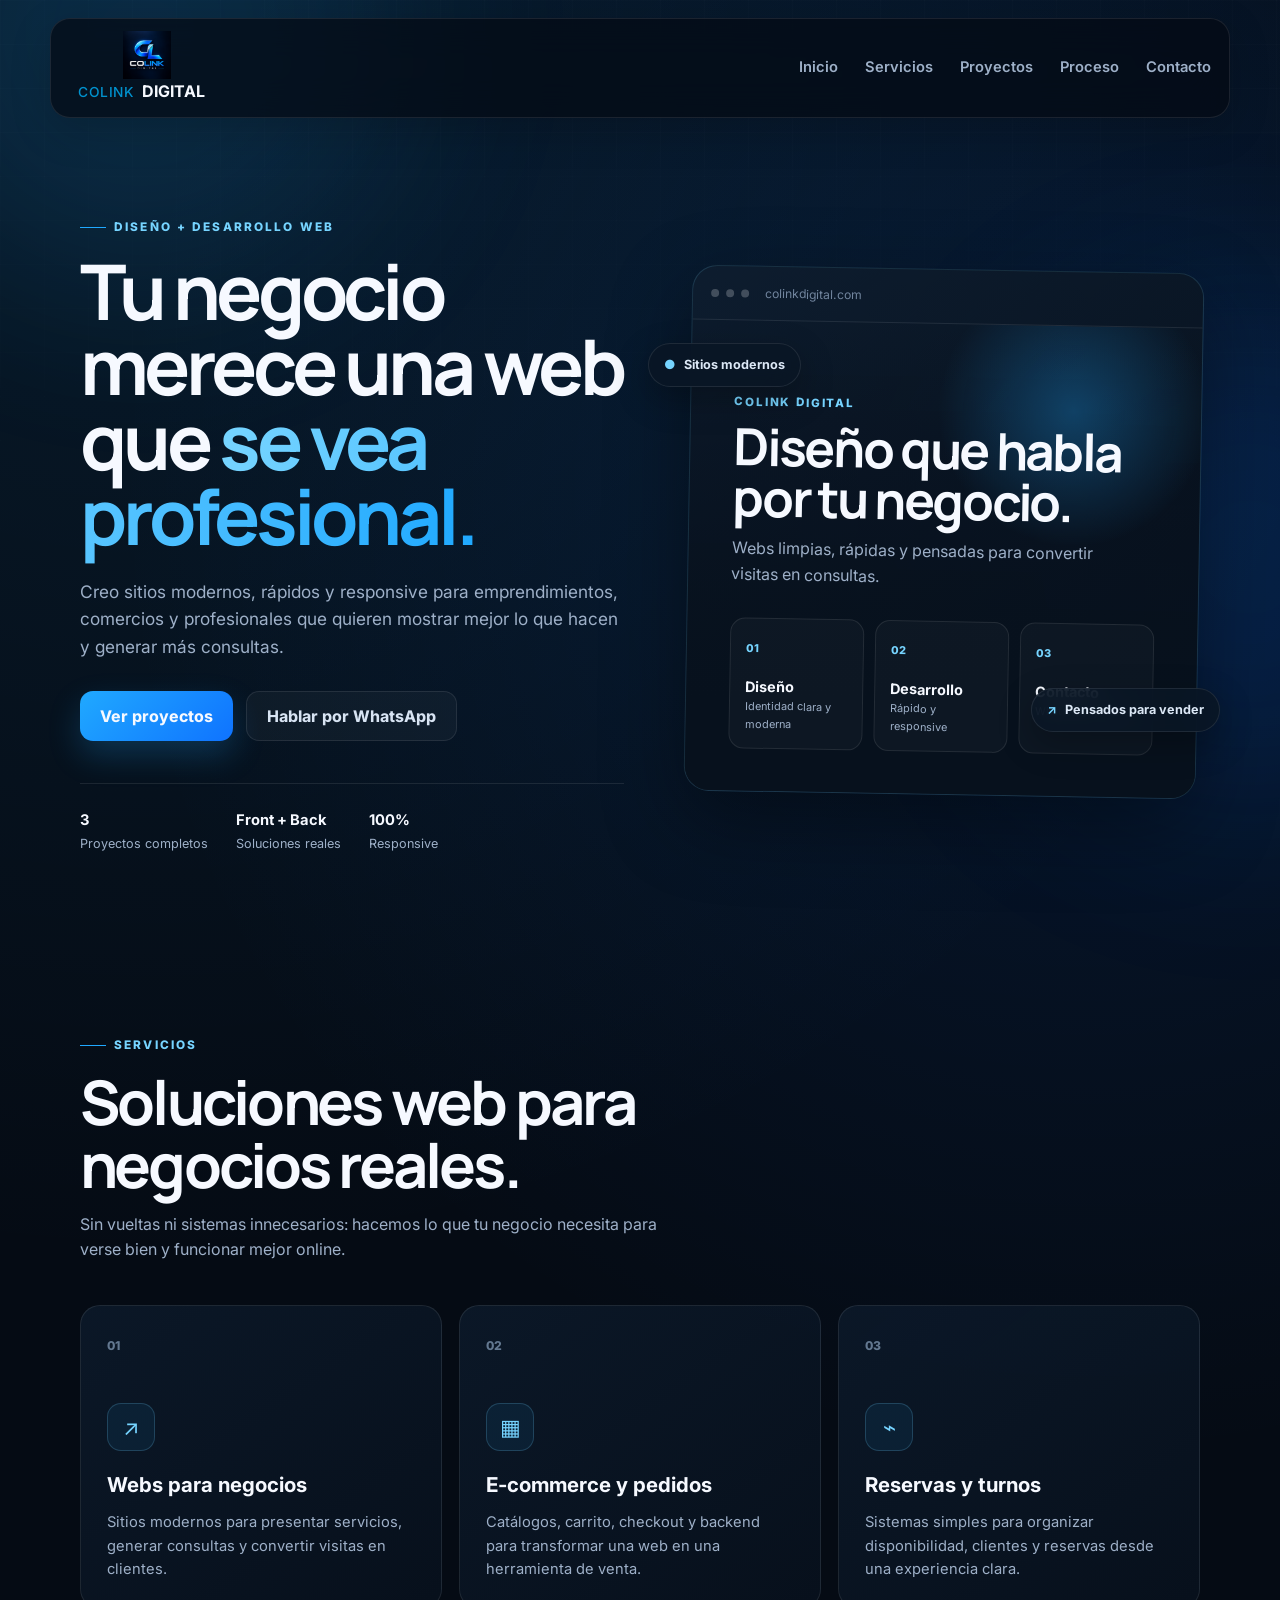
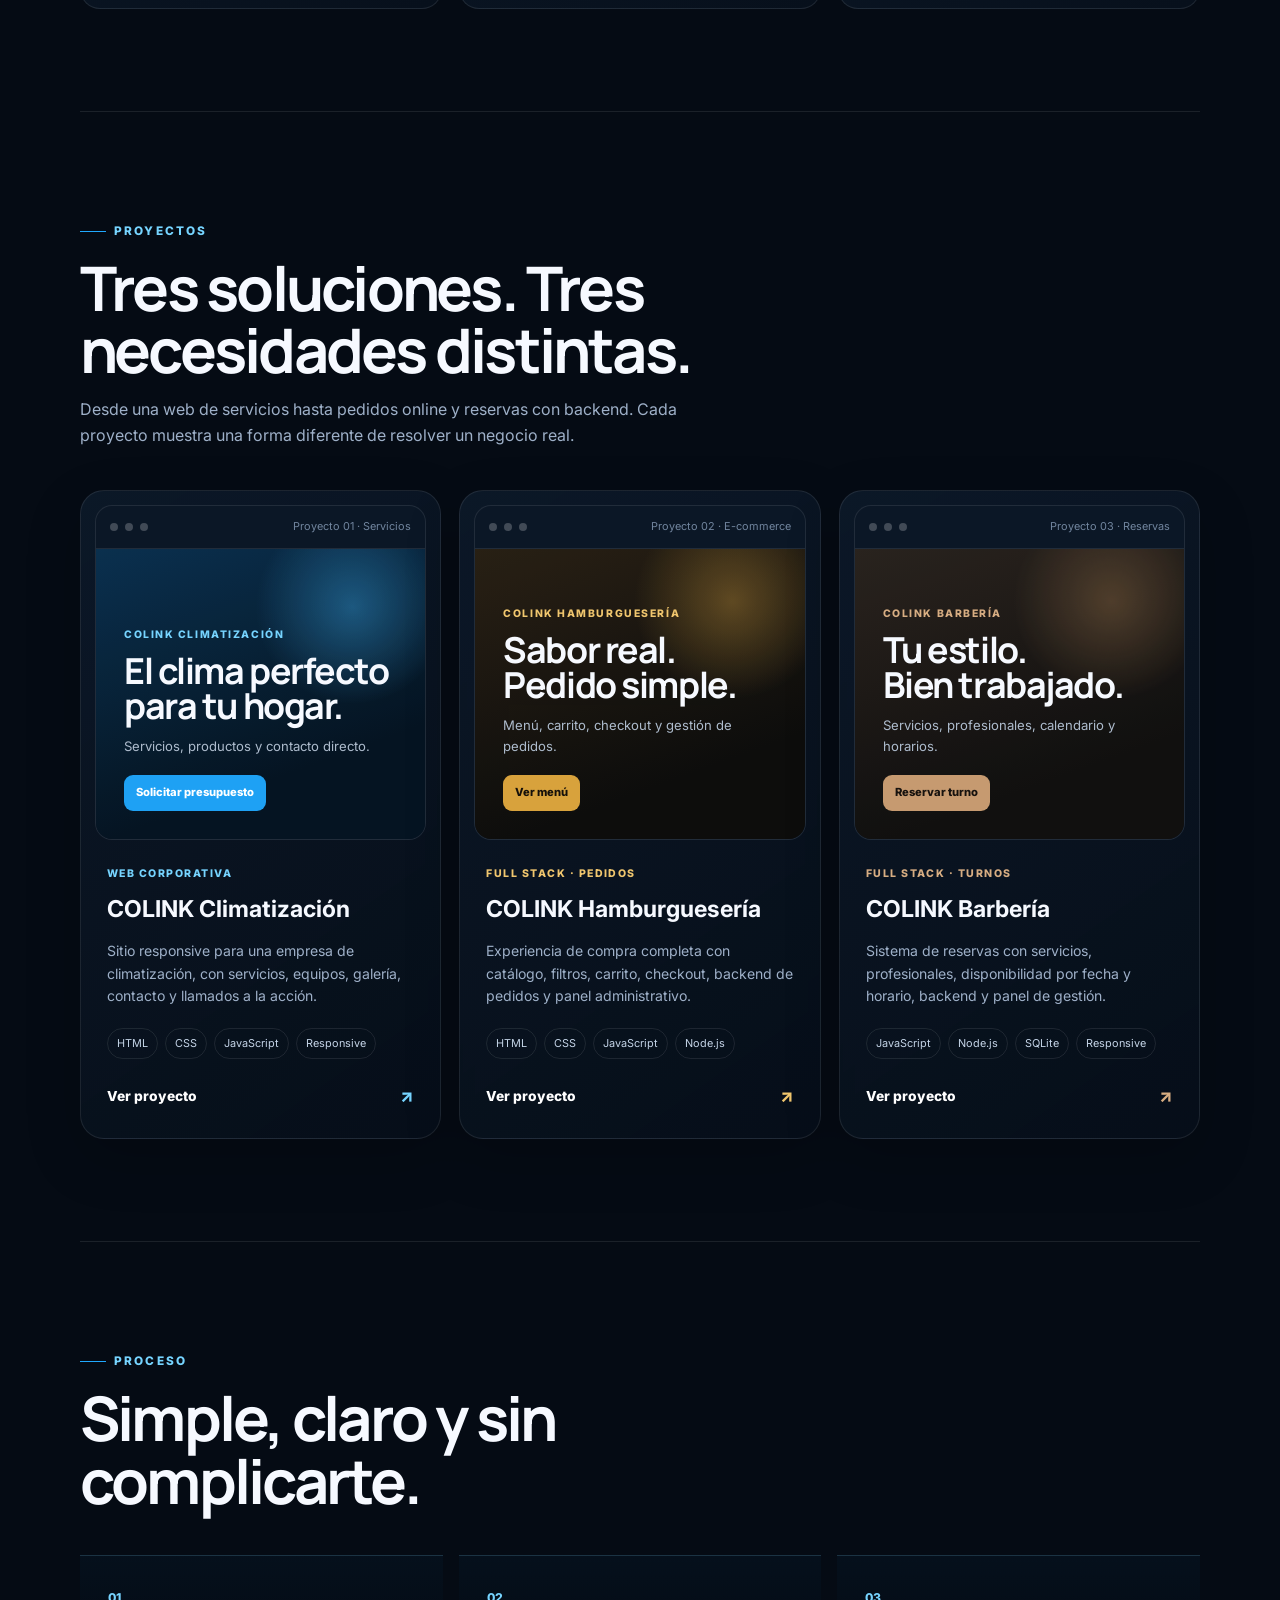
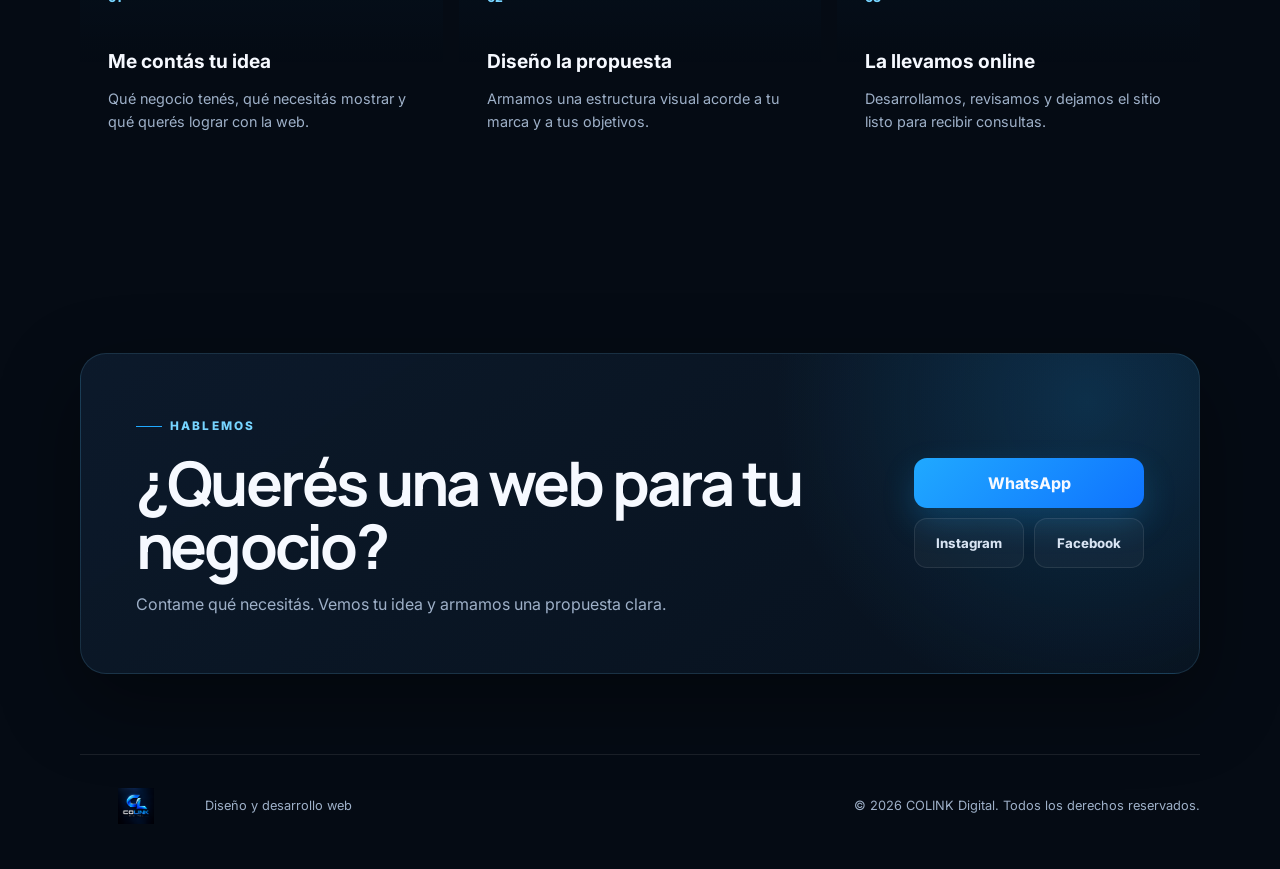
<file: index.html>
<!DOCTYPE html>
<html lang="es">
<head>
  <meta charset="UTF-8">
  <meta name="viewport" content="width=device-width, initial-scale=1.0">
  <meta name="description" content="COLINK Digital - Diseño y desarrollo web para negocios, emprendimientos y profesionales.">
  <title>COLINK Digital | Diseño y Desarrollo Web</title>
  <link rel="preconnect" href="https://fonts.googleapis.com">
  <link rel="preconnect" href="https://fonts.gstatic.com" crossorigin>
  <link href="https://fonts.googleapis.com/css2?family=Inter:wght@400;500;600;700;800&family=Manrope:wght@600;700;800&display=swap" rel="stylesheet">
  <link rel="stylesheet" href="css/estilos.css">
   <link rel="icon" type="image/x-icon" href="img/logo-colink.png">
</head>
<body>

  <div class="page-glow glow-one"></div>
  <div class="page-glow glow-two"></div>

  <header class="header">
    <a class="brand" href="#inicio" aria-label="COLINK Digital">
      <img src="img/logo-colink.png" alt="Logo COLINK Digital">
            <span class="brand-name"><span class="brand-word"><span class="brand-co"></span><span class="brand-link"></span></span><span class="brand-digital">COLINK</span> DIGITAL</span>
    </a>

    <button class="menu-toggle" aria-label="Abrir menú" aria-expanded="false">
      <span></span><span></span><span></span>
    </button>

    <nav class="nav">
      <a href="#inicio">Inicio</a>
      <a href="#servicios">Servicios</a>
      <a href="#proyectos">Proyectos</a>
      <a href="#proceso">Proceso</a>
      <a href="#contacto">Contacto</a>
    </nav>
  </header>

  <main>
    <section class="hero" id="inicio">
      <div class="hero-copy reveal">
        <span class="eyebrow">DISEÑO + DESARROLLO WEB</span>
        <h1>Tu negocio merece una web que <span>se vea profesional.</span></h1>
        <p>
          Creo sitios modernos, rápidos y responsive para emprendimientos, comercios
          y profesionales que quieren mostrar mejor lo que hacen y generar más consultas.
        </p>

        <div class="hero-actions">
          <a class="btn btn-primary" href="#proyectos">Ver proyectos</a>
          <a class="btn btn-ghost"
             href="https://wa.me/5491123580709"
             target="_blank"
             rel="noopener noreferrer">Hablar por WhatsApp</a>
        </div>

        <div class="hero-meta">
          <div><strong>3</strong><span>Proyectos completos</span></div>
          <div><strong>Front + Back</strong><span>Soluciones reales</span></div>
          <div><strong>100%</strong><span>Responsive</span></div>
        </div>
      </div>

      <div class="hero-visual reveal">
        <div class="screen-card">
          <div class="screen-top">
            <div class="dots"><i></i><i></i><i></i></div>
            <span>colinkdigital.com</span>
          </div>

          <div class="screen-body">
            <span class="mini-kicker">COLINK DIGITAL</span>
            <h2>Diseño que habla por tu negocio.</h2>
            <p>Webs limpias, rápidas y pensadas para convertir visitas en consultas.</p>

            <div class="mock-grid">
              <article>
                <span>01</span>
                <strong>Diseño</strong>
                <small>Identidad clara y moderna</small>
              </article>
              <article>
                <span>02</span>
                <strong>Desarrollo</strong>
                <small>Rápido y responsive</small>
              </article>
              <article>
                <span>03</span>
                <strong>Contacto</strong>
                <small>WhatsApp y redes</small>
              </article>
            </div>
          </div>
        </div>

        <div class="floating-badge badge-one">
          <span>●</span> Sitios modernos
        </div>
        <div class="floating-badge badge-two">
          <span>↗</span> Pensados para vender
        </div>
      </div>
    </section>

    <section class="section" id="servicios">
      <div class="section-heading reveal">
        <span class="eyebrow">SERVICIOS</span>
        <h2>Soluciones web para negocios reales.</h2>
        <p>
          Sin vueltas ni sistemas innecesarios: hacemos lo que tu negocio necesita
          para verse bien y funcionar mejor online.
        </p>
      </div>

      <div class="services-grid">
        <article class="service-card reveal">
          <span class="service-index">01</span>
          <div class="service-icon">↗</div>
          <h3>Webs para negocios</h3>
          <p>Sitios modernos para presentar servicios, generar consultas y convertir visitas en clientes.</p>
        </article>

        <article class="service-card reveal">
          <span class="service-index">02</span>
          <div class="service-icon">▦</div>
          <h3>E-commerce y pedidos</h3>
          <p>Catálogos, carrito, checkout y backend para transformar una web en una herramienta de venta.</p>
        </article>

        <article class="service-card reveal">
          <span class="service-index">03</span>
          <div class="service-icon">⌁</div>
          <h3>Reservas y turnos</h3>
          <p>Sistemas simples para organizar disponibilidad, clientes y reservas desde una experiencia clara.</p>
        </article>
      </div>
    </section>

    <section class="section projects" id="proyectos">
      <div class="section-heading reveal">
        <span class="eyebrow">PROYECTOS</span>
        <h2>Tres soluciones. Tres necesidades distintas.</h2>
        <p>Desde una web de servicios hasta pedidos online y reservas con backend. Cada proyecto muestra una forma diferente de resolver un negocio real.</p>
      </div>

      <div class="projects-grid">
        <article class="project-card project-clima reveal">
          <div class="project-visual">
            <div class="project-browser-bar">
              <div class="dots"><i></i><i></i><i></i></div>
              <span>Proyecto 01 · Servicios</span>
            </div>
            <div class="project-scene">
              <span class="scene-kicker">COLINK CLIMATIZACIÓN</span>
              <h3>El clima perfecto<br>para tu hogar.</h3>
              <p>Servicios, productos y contacto directo.</p>
              <a class="scene-cta" href="proyectos/climatizacion/index.html" target="_blank" rel="noopener">Solicitar presupuesto</a>
            </div>
          </div>
          <div class="project-content">
            <span class="project-label">WEB CORPORATIVA</span>
            <h3>COLINK Climatización</h3>
            <p>Sitio responsive para una empresa de climatización, con servicios, equipos, galería, contacto y llamados a la acción.</p>
            <div class="tags"><span>HTML</span><span>CSS</span><span>JavaScript</span><span>Responsive</span></div>
            <a class="project-link" href="proyectos/climatizacion/index.html" target="_blank" rel="noopener">Ver proyecto <span>↗</span></a>
          </div>
        </article>

        <article class="project-card project-burger reveal">
          <div class="project-visual">
            <div class="project-browser-bar">
              <div class="dots"><i></i><i></i><i></i></div>
              <span>Proyecto 02 · E-commerce</span>
            </div>
            <div class="project-scene">
              <span class="scene-kicker">COLINK HAMBURGUESERÍA</span>
              <h3>Sabor real.<br>Pedido simple.</h3>
              <p>Menú, carrito, checkout y gestión de pedidos.</p>
              <a class="scene-cta" href="proyectos/hamburgueseria/index.html" target="_blank" rel="noopener">Ver menú</a>
            </div>
          </div>
          <div class="project-content">
            <span class="project-label">FULL STACK · PEDIDOS</span>
            <h3>COLINK Hamburguesería</h3>
            <p>Experiencia de compra completa con catálogo, filtros, carrito, checkout, backend de pedidos y panel administrativo.</p>
            <div class="tags"><span>HTML</span><span>CSS</span><span>JavaScript</span><span>Node.js</span></div>
            <a class="project-link" href="proyectos/hamburgueseria/index.html" target="_blank" rel="noopener">Ver proyecto <span>↗</span></a>
          </div>
        </article>

        <article class="project-card project-barber reveal">
          <div class="project-visual">
            <div class="project-browser-bar">
              <div class="dots"><i></i><i></i><i></i></div>
              <span>Proyecto 03 · Reservas</span>
            </div>
            <div class="project-scene">
              <span class="scene-kicker">COLINK BARBERÍA</span>
              <h3>Tu estilo.<br>Bien trabajado.</h3>
              <p>Servicios, profesionales, calendario y horarios.</p>
              <a class="scene-cta" href="proyectos/barberia/index.html" target="_blank" rel="noopener">Reservar turno</a>
            </div>
          </div>
          <div class="project-content">
            <span class="project-label">FULL STACK · TURNOS</span>
            <h3>COLINK Barbería</h3>
            <p>Sistema de reservas con servicios, profesionales, disponibilidad por fecha y horario, backend y panel de gestión.</p>
            <div class="tags"><span>JavaScript</span><span>Node.js</span><span>SQLite</span><span>Responsive</span></div>
            <a class="project-link" href="proyectos/barberia/index.html" target="_blank" rel="noopener">Ver proyecto <span>↗</span></a>
          </div>
        </article>
      </div>
    </section>

    <section class="section process" id="proceso">
      <div class="section-heading reveal">
        <span class="eyebrow">PROCESO</span>
        <h2>Simple, claro y sin complicarte.</h2>
      </div>

      <div class="process-grid">
        <article class="process-step reveal">
          <span>01</span>
          <h3>Me contás tu idea</h3>
          <p>Qué negocio tenés, qué necesitás mostrar y qué querés lograr con la web.</p>
        </article>

        <article class="process-step reveal">
          <span>02</span>
          <h3>Diseño la propuesta</h3>
          <p>Armamos una estructura visual acorde a tu marca y a tus objetivos.</p>
        </article>

        <article class="process-step reveal">
          <span>03</span>
          <h3>La llevamos online</h3>
          <p>Desarrollamos, revisamos y dejamos el sitio listo para recibir consultas.</p>
        </article>
      </div>
    </section>

    <section class="contact-section" id="contacto">
      <div class="contact-card reveal">
        <div>
          <span class="eyebrow">HABLEMOS</span>
          <h2>¿Querés una web para tu negocio?</h2>
          <p>Contame qué necesitás. Vemos tu idea y armamos una propuesta clara.</p>
        </div>

        <div class="contact-actions">
          <a class="btn btn-primary"
             href="https://wa.me/5491123580709"
             target="_blank"
             rel="noopener noreferrer">WhatsApp</a>

          <a class="social-button"
             href="https://www.instagram.com/colinkdigital/"
             target="_blank"
             rel="noopener noreferrer">Instagram</a>

          <a class="social-button"
             href="https://www.facebook.com/profile.php?id=61594448894369"
             target="_blank"
             rel="noopener noreferrer">Facebook</a>
        </div>
      </div>
    </section>
  </main>

  <footer class="footer">
    <div class="footer-brand">
      <img src="img/logo-colink.png" alt="COLINK Digital">
      <span>Diseño y desarrollo web</span>
    </div>
    <p>© <span id="year"></span> COLINK Digital. Todos los derechos reservados.</p>
  </footer>

  <script src="js/script.js"></script>
</body>
</html>
</file>
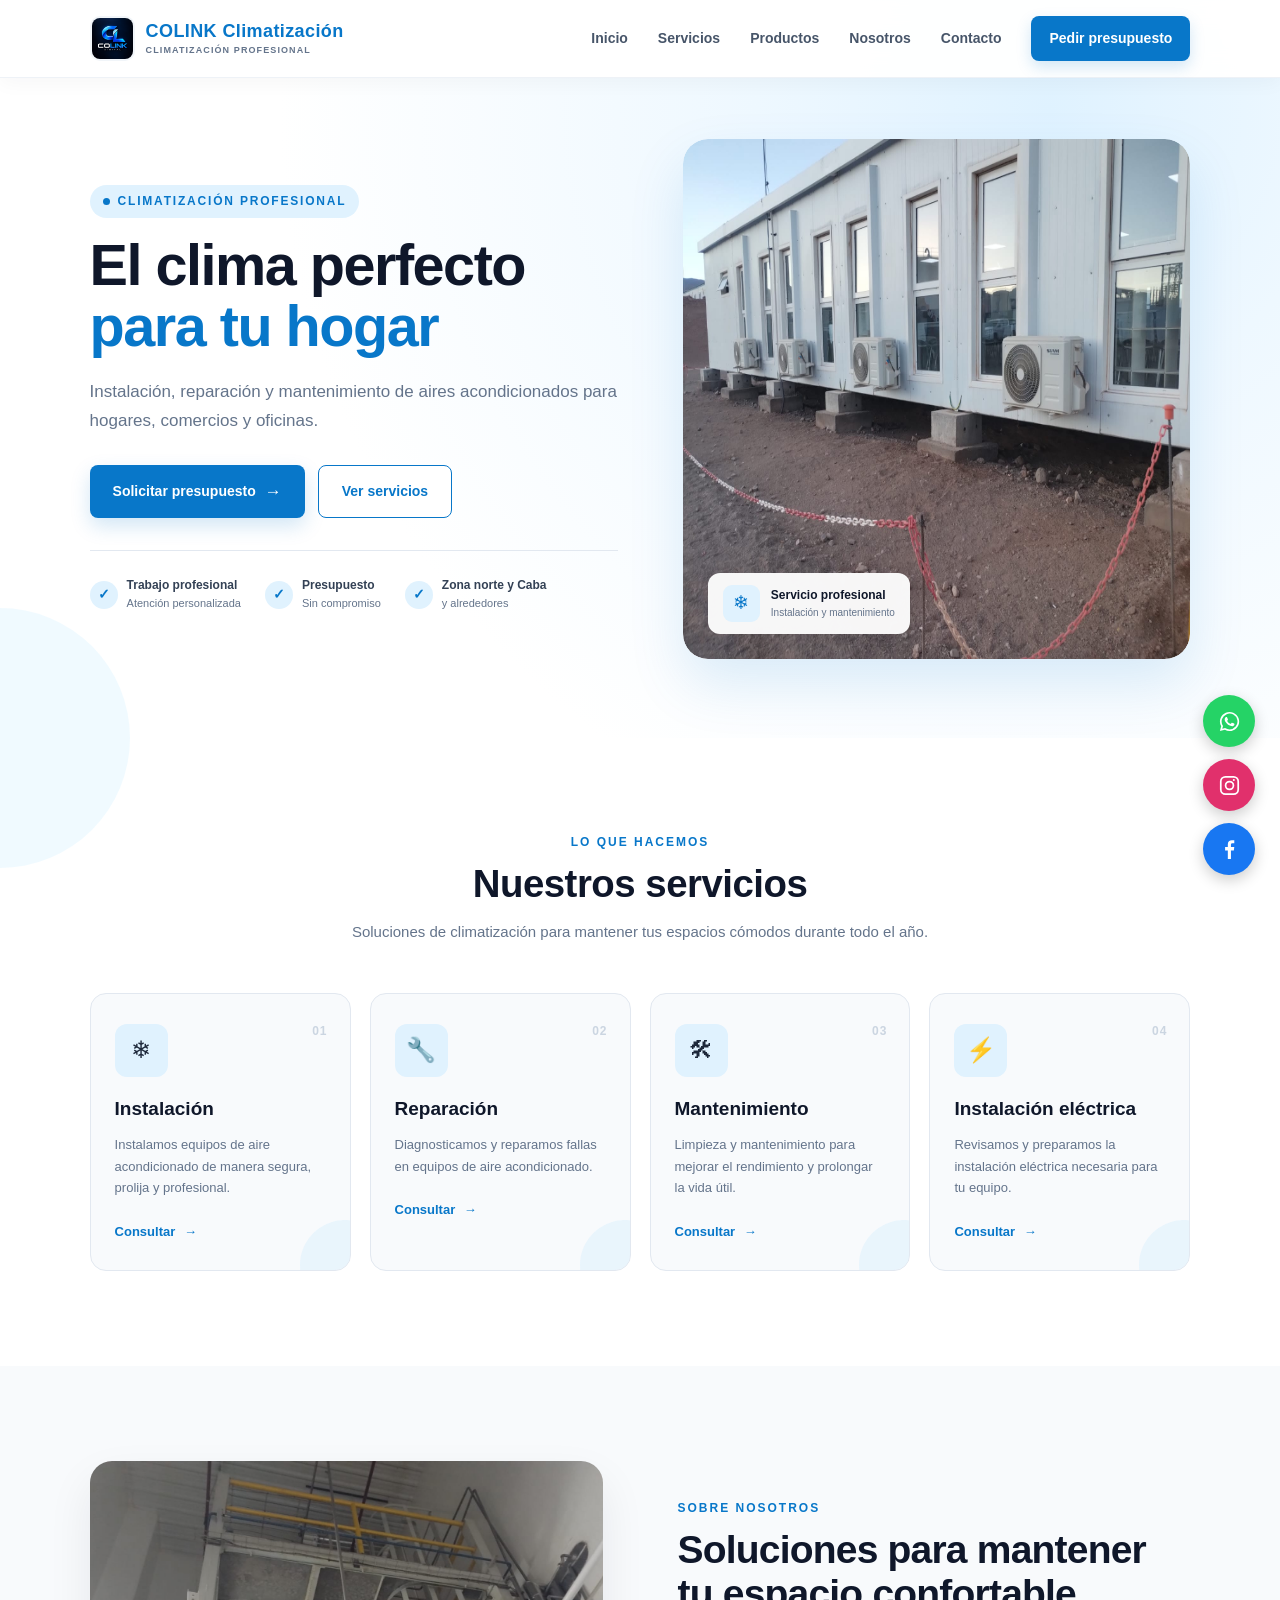
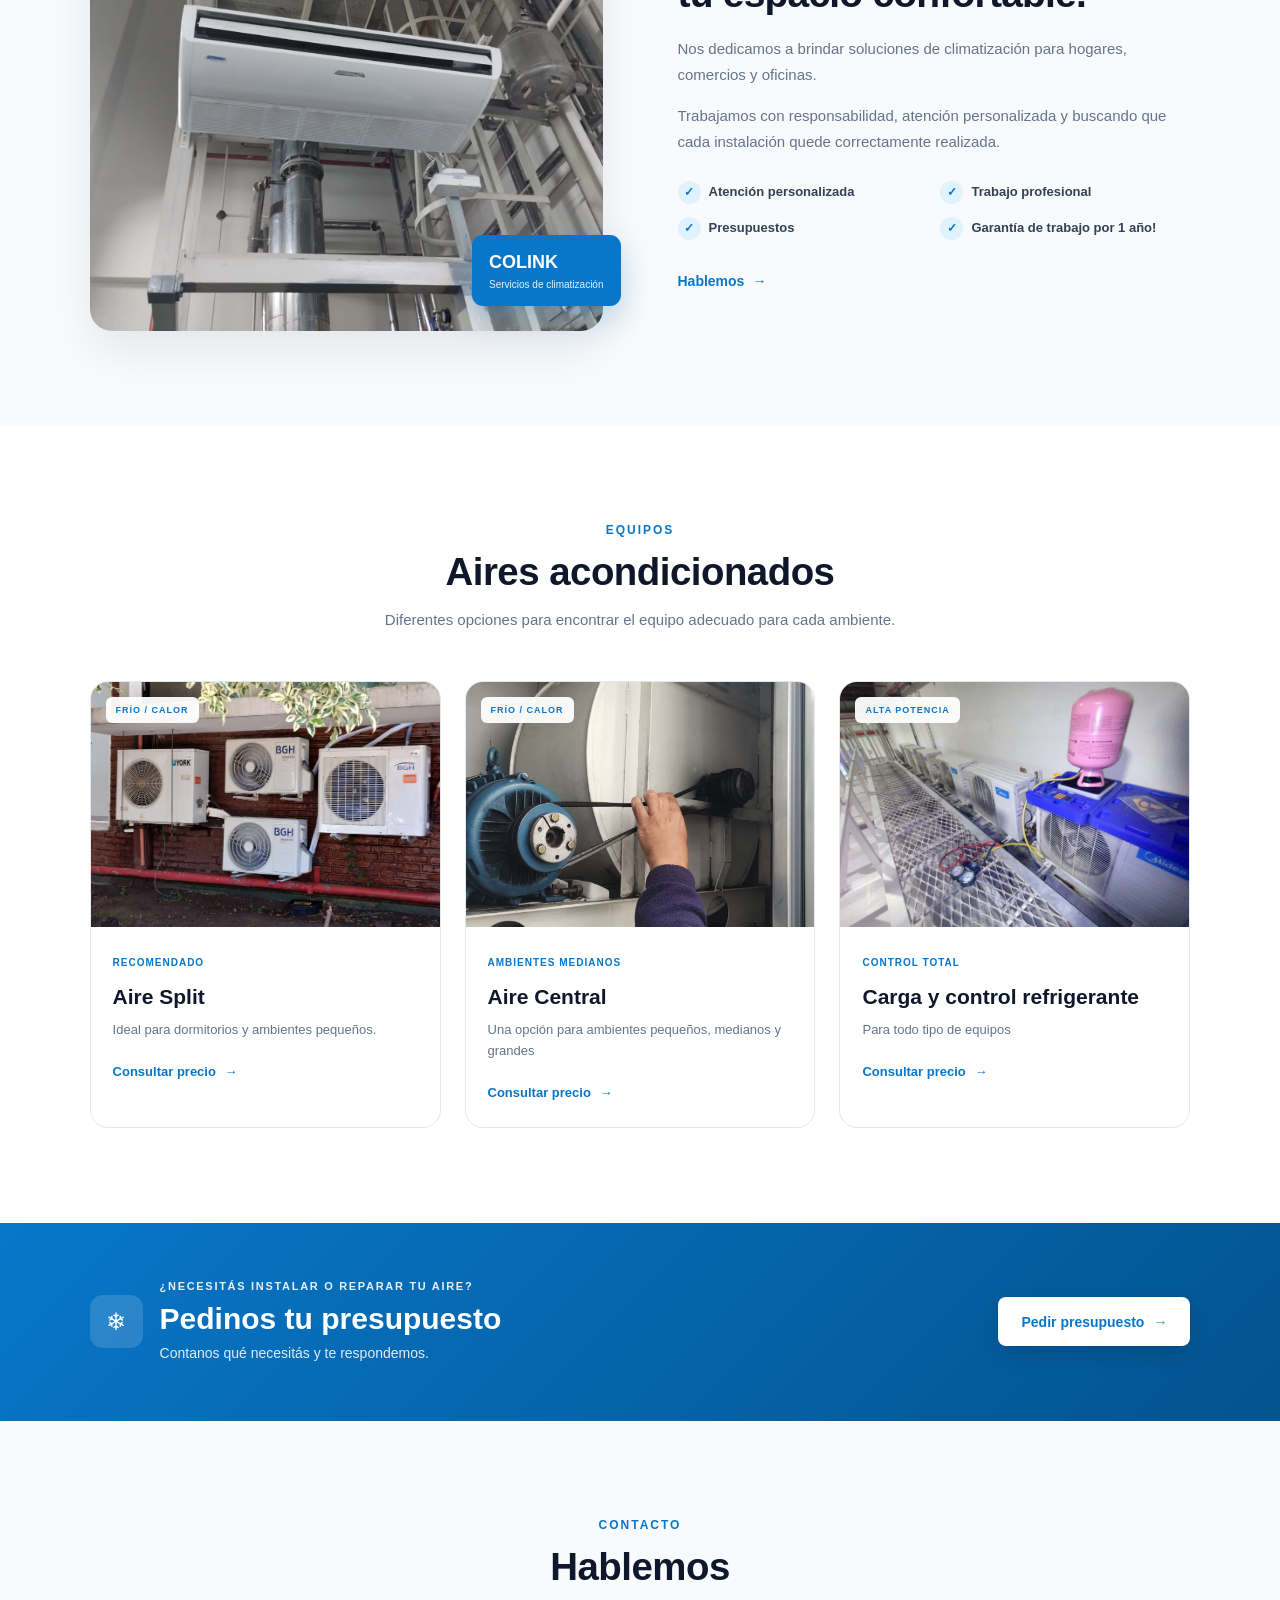
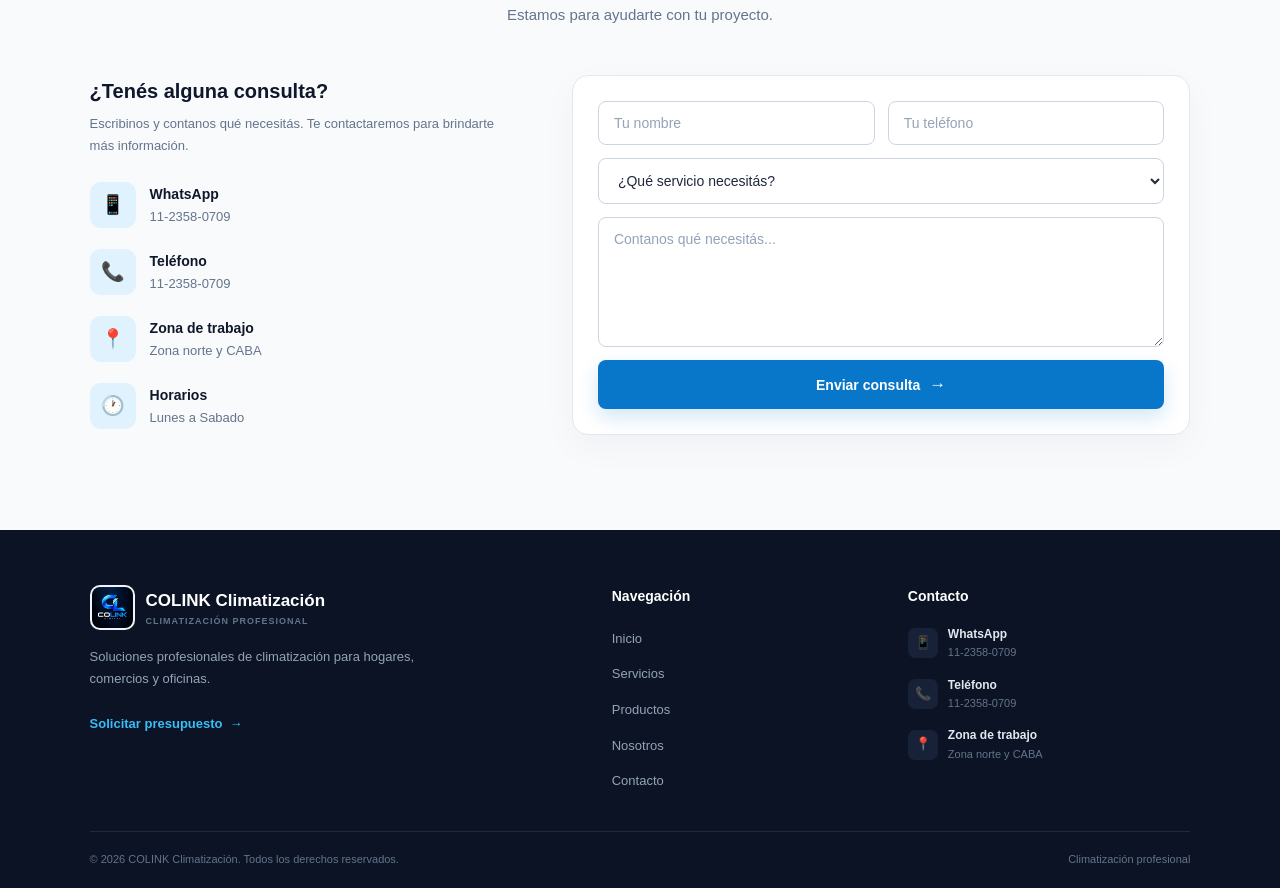
<file: proyectos/climatizacion/index.html>
<!DOCTYPE html>
<html lang="es">

<head>
    <base href="/proyectos/climatizacion/">
    <meta charset="UTF-8">
    <meta name="viewport" content="width=device-width, initial-scale=1.0">

    <meta name="keywords" content="diseño web, html, tutorial, vs code, programacion">
    <title>COLINK Climatización | Aires Acondicionados</title>

    <link rel="icon" type="image/x-icon" href="img/logo-colink.png">

    <link rel="stylesheet" href="css/estilos.css">
</head>

<body>

    <!-- ==================================================
         HEADER
    ================================================== -->

    <header class="header">

        <a href="#inicio" class="brand">
            <img src="img/logo-colink.png" alt="Logo de COLINK Climatización" class="logo">

            <div class="brand-text">
                <span>COLINK Climatización</span>
                <small>Climatización profesional</small>
            </div>
        </a>


        <nav class="nav" id="nav">

            <a href="#inicio">Inicio</a>
            <a href="#servicios">Servicios</a>
            <a href="#productos">Productos</a>
            <a href="#nosotros">Nosotros</a>
            <a href="#contacto">Contacto</a>

            <a href="#contacto" class="nav-cta">
                Pedir presupuesto
            </a>

        </nav>


        <button
            class="menu-button"
            id="menuButton"
            aria-label="Abrir menú"
            type="button"
        >
            ☰
        </button>

    </header>


    <!-- ==================================================
         CONTENIDO PRINCIPAL
    ================================================== -->

    <main>


        <!-- ==================================================
             HERO
        ================================================== -->

        <section class="hero" id="inicio">

            <div class="hero-content">

                <div class="hero-subtitle">
                    <span class="subtitle-dot"></span>
                    CLIMATIZACIÓN PROFESIONAL
                </div>


                <h1>
                    El clima perfecto
                    <span>para tu hogar</span>
                </h1>


                <p class="hero-text">
                    Instalación, reparación y mantenimiento
                    de aires acondicionados para hogares,
                    comercios y oficinas.
                </p>


                <div class="hero-buttons">

                    <a href="#contacto" class="button button-primary">
                        Solicitar presupuesto
                        <span>→</span>
                    </a>

                    <a href="#servicios" class="button button-secondary">
                        Ver servicios
                    </a>

                </div>


                <!-- Indicadores de confianza -->

                <div class="hero-badges">

                    <div class="badge-item">
                        <span class="badge-icon">✓</span>

                        <div>
                            <strong>Trabajo profesional</strong>
                            <small>Atención personalizada</small>
                        </div>
                    </div>


                    <div class="badge-item">
                        <span class="badge-icon">✓</span>

                        <div>
                            <strong>Presupuesto</strong>
                            <small>Sin compromiso</small>
                        </div>
                    </div>


                    <div class="badge-item">
                        <span class="badge-icon">✓</span>

                        <div>
                            <strong>Zona norte y Caba</strong>
                            <small>y alrededores</small>
                        </div>
                    </div>

                </div>

            </div>


            <div class="hero-image">

                  <img id="hero-carousel" src="img/carru1.jpg" alt="Servicio de climatización">

                <div class="hero-image-card">

                    <div class="hero-image-card-icon">
                        ❄
                    </div>

                    <div>
                        <strong>Servicio profesional</strong>
                        <span>Instalación y mantenimiento</span>
                    </div>

                </div>

            </div>

        </section>



        <!-- ==================================================
             SERVICIOS
        ================================================== -->

        <section class="services section" id="servicios">

            <div class="section-title">

                <div class="section-label">
                    LO QUE HACEMOS
                </div>

                <h2>
                    Nuestros servicios
                </h2>

                <p>
                    Soluciones de climatización para mantener
                    tus espacios cómodos durante todo el año.
                </p>

            </div>


            <div class="services-grid">


                <article class="service-card">

                    <div class="service-icon">
                        ❄
                    </div>

                    <div class="service-number">
                        01
                    </div>

                    <h3>
                        Instalación
                    </h3>

                    <p>
                        Instalamos equipos de aire acondicionado
                        de manera segura, prolija y profesional.
                    </p>

                    <a href="#contacto">
                        Consultar
                        <span>→</span>
                    </a>

                </article>



                <article class="service-card">

                    <div class="service-icon">
                        🔧
                    </div>

                    <div class="service-number">
                        02
                    </div>

                    <h3>
                        Reparación
                    </h3>

                    <p>
                        Diagnosticamos y reparamos fallas
                        en equipos de aire acondicionado.
                    </p>

                    <a href="#contacto">
                        Consultar
                        <span>→</span>
                    </a>

                </article>



                <article class="service-card">

                    <div class="service-icon">
                        🛠
                    </div>

                    <div class="service-number">
                        03
                    </div>

                    <h3>
                        Mantenimiento
                    </h3>

                    <p>
                        Limpieza y mantenimiento para mejorar
                        el rendimiento y prolongar la vida útil.
                    </p>

                    <a href="#contacto">
                        Consultar
                        <span>→</span>
                    </a>

                </article>



                <article class="service-card">

                    <div class="service-icon">
                        ⚡
                    </div>

                    <div class="service-number">
                        04
                    </div>

                    <h3>
                        Instalación eléctrica
                    </h3>

                    <p>
                        Revisamos y preparamos la instalación
                        eléctrica necesaria para tu equipo.
                    </p>

                    <a href="#contacto">
                        Consultar
                        <span>→</span>
                    </a>

                </article>


            </div>

        </section>



        <!-- ==================================================
             NOSOTROS
        ================================================== -->

        <section class="about section" id="nosotros">

            <div class="about-image">

                <img
                    src="img/foto5.jpg"
                    alt="Trabajo de climatización"
                >

                <div class="about-image-badge">

                    <strong>COLINK</strong>

                    <span>
                        Servicios de climatización
                    </span>

                </div>

            </div>


            <div class="about-content">

                <div class="section-label">
                    SOBRE NOSOTROS
                </div>

                <h2>
                    Soluciones para mantener
                    tu espacio confortable.
                </h2>

                <p>
                    Nos dedicamos a brindar soluciones de
                    climatización para hogares, comercios
                    y oficinas.
                </p>

                <p>
                    Trabajamos con responsabilidad, atención
                    personalizada y buscando que cada
                    instalación quede correctamente realizada.
                </p>


                <div class="about-features">

                    <div>
                        <strong>✓</strong>
                        Atención personalizada
                    </div>

                    <div>
                        <strong>✓</strong>
                        Trabajo profesional
                    </div>

                    <div>
                        <strong>✓</strong>
                        Presupuestos
                    </div>

                    <div>
                        <strong>✓</strong>
                        Garantía de trabajo por 1 año!
                    </div>

                </div>


                <a href="#contacto" class="about-button">
                    Hablemos
                    <span>→</span>
                </a>

            </div>

        </section>



        <!-- ==================================================
             PRODUCTOS
        ================================================== -->

        <section class="products section" id="productos">

            <div class="section-title">

                <div class="section-label">
                    EQUIPOS
                </div>

                <h2>
                    Aires acondicionados
                </h2>

                <p>
                    Diferentes opciones para encontrar
                    el equipo adecuado para cada ambiente.
                </p>

            </div>


            <div class="products-grid">


                <article class="product-card">

                    <div class="product-image">

                        <img
                            src="img/split.jpg"
                            alt="Aire acondicionado Split"
                        >

                        <span class="product-tag">
                            FRÍO / CALOR
                        </span>

                    </div>


                    <div class="product-info">

                        <span class="product-category">
                            RECOMENDADO
                        </span>

                        <h3>
                            Aire Split
                        </h3>

                        <p>
                            Ideal para dormitorios
                            y ambientes pequeños.
                        </p>

                        <a href="#contacto">
                            Consultar precio
                            <span>→</span>
                        </a>

                    </div>

                </article>



                <article class="product-card">

                    <div class="product-image">

                        <img
                            src="img/foto2.jpg"
                            alt="Aire acondicionado Split"
                        >

                        <span class="product-tag">
                            FRÍO / CALOR
                        </span>

                    </div>


                    <div class="product-info">

                        <span class="product-category">
                            AMBIENTES MEDIANOS
                        </span>

                        <h3>
                            Aire Central
                        </h3>

                        <p>
                            Una opción para ambientes
                            pequeños, medianos y grandes
                        </p>

                        <a href="#contacto">
                            Consultar precio
                            <span>→</span>
                        </a>

                    </div>

                </article>



                <article class="product-card">

                    <div class="product-image">

                        <img
                            src="img/foto3.jpg"
                            alt="Aire acondicionado de alta potencia"
                        >

                        <span class="product-tag">
                            ALTA POTENCIA
                        </span>

                    </div>


                    <div class="product-info">

                        <span class="product-category">
                           CONTROL TOTAL
                        </span>

                        <h3>
                            Carga y control refrigerante
                        </h3>

                        <p>
                            Para todo tipo de equipos
                        </p>

                        <a href="#contacto">
                            Consultar precio
                            <span>→</span>
                        </a>

                    </div>

                </article>


            </div>

        </section>



        <!-- ==================================================
             PRESUPUESTO
        ================================================== -->

        <section class="quote">

            <div class="quote-content">

                <div class="quote-icon">
                    ❄
                </div>

                <div>

                    <p>
                        ¿NECESITÁS INSTALAR O REPARAR TU AIRE?
                    </p>

                    <h2>
                        Pedinos tu presupuesto
                    </h2>

                    <span>
                        Contanos qué necesitás y te respondemos.
                    </span>

                </div>

            </div>


            <a href="#contacto" class="button button-white">
                Pedir presupuesto
                <span>→</span>
            </a>

        </section>



        <!-- ==================================================
             CONTACTO
        ================================================== -->

        <section class="contact section" id="contacto">

            <div class="section-title">

                <div class="section-label">
                    CONTACTO
                </div>

                <h2>
                    Hablemos
                </h2>

                <p>
                    Estamos para ayudarte con tu proyecto.
                </p>

            </div>


            <div class="contact-container">


                <div class="contact-info">

                    <div class="contact-intro">

                        <h3>
                            ¿Tenés alguna consulta?
                        </h3>

                        <p>
                            Escribinos y contanos qué necesitás.
                            Te contactaremos para brindarte
                            más información.
                        </p>

                    </div>


                    <div class="contact-item">

                        <span>📱</span>

                        <div>
                            <h3>WhatsApp</h3>
                            <p>11-2358-0709</p>
                        </div>

                    </div>


                    <div class="contact-item">

                        <span>📞</span>

                        <div>
                            <h3>Teléfono</h3>
                            <p>11-2358-0709</p>
                        </div>

                    </div>


                    <div class="contact-item">

                        <span>📍</span>

                        <div>
                            <h3>Zona de trabajo</h3>
                            <p>Zona norte y CABA</p>
                        </div>

                    </div>


                    <div class="contact-item">

                        <span>🕐</span>

                        <div>
                            <h3>Horarios</h3>
                            <p>Lunes a Sabado</p>
                        </div>

                    </div>

                </div>



                <form class="contact-form" id="contactForm">

                    <div class="form-row">

                        <input
                            type="text"
                            id="name"
                            placeholder="Tu nombre"
                            required
                        >

                        <input
                            type="tel"
                            id="phone"
                            placeholder="Tu teléfono"
                            required
                        >

                    </div>


                    <select id="service" required>

                        <option value="">
                            ¿Qué servicio necesitás?
                        </option>

                        <option value="Instalación">
                            Instalación
                        </option>

                        <option value="Reparación">
                            Reparación
                        </option>

                        <option value="Mantenimiento">
                            Mantenimiento
                        </option>

                        <option value="Presupuesto">
                            Presupuesto de equipo
                        </option>

                    </select>


                    <textarea
                        id="message"
                        rows="6"
                        placeholder="Contanos qué necesitás..."
                    ></textarea>


                    <button
                        type="submit"
                        class="button button-primary"
                    >
                        Enviar consulta
                        <span>→</span>
                    </button>

                </form>

            </div>

        </section>


    </main>



    <!-- ==================================================
         WHATSAPP FLOTANTE
    ================================================== -->

    <div class="social-buttons">

    <!-- WhatsApp -->
<a href="https://wa.me/5491123580709" 
   class="social-button whatsapp" 
   target="_blank"
   aria-label="WhatsApp">
    <svg viewBox="0 0 24 24" aria-hidden="true">
        <path fill="currentColor" d="M12.04 2C6.51 2 2 6.51 2 12.04c0 1.77.46 3.43 1.34 4.91L2 22l5.18-1.31a9.98 9.98 0 0 0 4.86 1.26h.01c5.53 0 10.04-4.51 10.04-10.04C22.09 6.51 17.57 2 12.04 2Zm0 18.25h-.01a8.25 8.25 0 0 1-4.21-1.16l-.3-.18-3.07.78.82-2.99-.2-.31a8.25 8.25 0 1 1 6.97 3.86Zm4.53-6.19c-.25-.13-1.48-.73-1.71-.81-.23-.08-.4-.13-.57.13-.17.25-.65.81-.8.98-.15.17-.3.19-.55.06-.25-.13-1.03-.38-1.96-1.21-.73-.65-1.22-1.45-1.36-1.69-.14-.25-.01-.38.11-.5.11-.11.25-.3.38-.45.13-.15.17-.25.25-.42.08-.17.04-.32-.02-.45-.06-.13-.57-1.37-.78-1.88-.21-.5-.42-.43-.57-.44h-.49c-.17 0-.44.06-.67.32-.23.25-.88.86-.88 2.1s.9 2.44 1.02 2.61c.13.17 1.77 2.71 4.3 3.8.6.26 1.07.41 1.44.53.6.19 1.15.16 1.58.1.48-.07 1.48-.61 1.69-1.2.21-.59.21-1.1.15-1.2-.06-.11-.23-.17-.48-.3Z"/>
    </svg>
</a>
<!-- Instagram -->
<a href="https://www.instagram.com/colinkdigital/" 
   class="social-button instagram" 
   target="_blank"
   aria-label="Instagram">
    <svg viewBox="0 0 24 24" aria-hidden="true">
        <path fill="currentColor" d="M7.75 2h8.5A5.75 5.75 0 0 1 22 7.75v8.5A5.75 5.75 0 0 1 16.25 22h-8.5A5.75 5.75 0 0 1 2 16.25v-8.5A5.75 5.75 0 0 1 7.75 2Zm0 1.8A3.95 3.95 0 0 0 3.8 7.75v8.5a3.95 3.95 0 0 0 3.95 3.95h8.5a3.95 3.95 0 0 0 3.95-3.95v-8.5a3.95 3.95 0 0 0-3.95-3.95h-8.5Zm8.75 1.35a1.1 1.1 0 1 1 0 2.2 1.1 1.1 0 0 1 0-2.2ZM12 7a5 5 0 1 1 0 10 5 5 0 0 1 0-10Zm0 1.8a3.2 3.2 0 1 0 0 6.4 3.2 3.2 0 0 0 0-6.4Z"/>
    </svg>
</a>


<!-- Facebook -->
<a href="https://www.facebook.com/profile.php?id=61594448894369"
   class="social-button facebook"
   target="_blank"
   rel="noopener noreferrer"
   aria-label="Facebook">
    <svg viewBox="0 0 24 24" aria-hidden="true">
        <path fill="currentColor" d="M13.5 22v-9h3l.5-3.5h-3.5V7.25c0-1.01.28-1.7 1.75-1.7H17V2.4c-.3-.04-1.33-.13-2.53-.13-2.5 0-4.22 1.53-4.22 4.34V9.5H7.4V13h2.85v9h3.25Z"/>
    </svg>
</a>

</div>



    <!-- ==================================================
         FOOTER
    ================================================== -->

    <footer class="footer">

        <div class="footer-container">


            <!-- Marca -->

            <div class="footer-column footer-main">

                <a href="#inicio" class="footer-brand">

                    <img
                        src="img/logo-colink.png"
                        alt="Logo de COLINK Climatización"
                        class="logo"
                    >

                    <div>

                        <span>
                            COLINK Climatización
                        </span>

                        <small>
                            Climatización profesional
                        </small>

                    </div>

                </a>


                <p class="footer-desc">
                    Soluciones profesionales de climatización
                    para hogares, comercios y oficinas.
                </p>


                <a href="#contacto" class="footer-cta">
                    Solicitar presupuesto
                    <span>→</span>
                </a>

            </div>



            <!-- Enlaces -->

            <div class="footer-column">

                <h3 class="footer-title">
                    Navegación
                </h3>

                <ul class="footer-links-list">

                    <li>
                        <a href="#inicio">
                            Inicio
                        </a>
                    </li>

                    <li>
                        <a href="#servicios">
                            Servicios
                        </a>
                    </li>

                    <li>
                        <a href="#productos">
                            Productos
                        </a>
                    </li>

                    <li>
                        <a href="#nosotros">
                            Nosotros
                        </a>
                    </li>

                    <li>
                        <a href="#contacto">
                            Contacto
                        </a>
                    </li>

                </ul>

            </div>



            <!-- Contacto -->

            <div class="footer-column">

                <h3 class="footer-title">
                    Contacto
                </h3>

                <div class="footer-contact">

                    <a href="https://wa.me/5491123580709" target="_blank">
                        <span>📱</span>
                        <div>
                            <strong>WhatsApp</strong>
                            <small>11-2358-0709</small>
                        </div>
                    </a>


                    <a href="tel:11-2358-0709">
                        <span>📞</span>
                        <div>
                            <strong>Teléfono</strong>
                            <small>11-2358-0709</small>
                        </div>
                    </a>


                    <div>
                        <span>📍</span>
                        <div>
                            <strong>Zona de trabajo</strong>
                            <small>Zona norte y CABA</small>
                        </div>
                    </div>

                </div>

            </div>


        </div>


        <div class="footer-bottom">

            <p>
                © 2026 COLINK Climatización. Todos los derechos reservados.
            </p>

            <p>
                Climatización profesional
            </p>

        </div>

    </footer>


    <script src="js/script.js"></script>

</body>

</html>
</file>
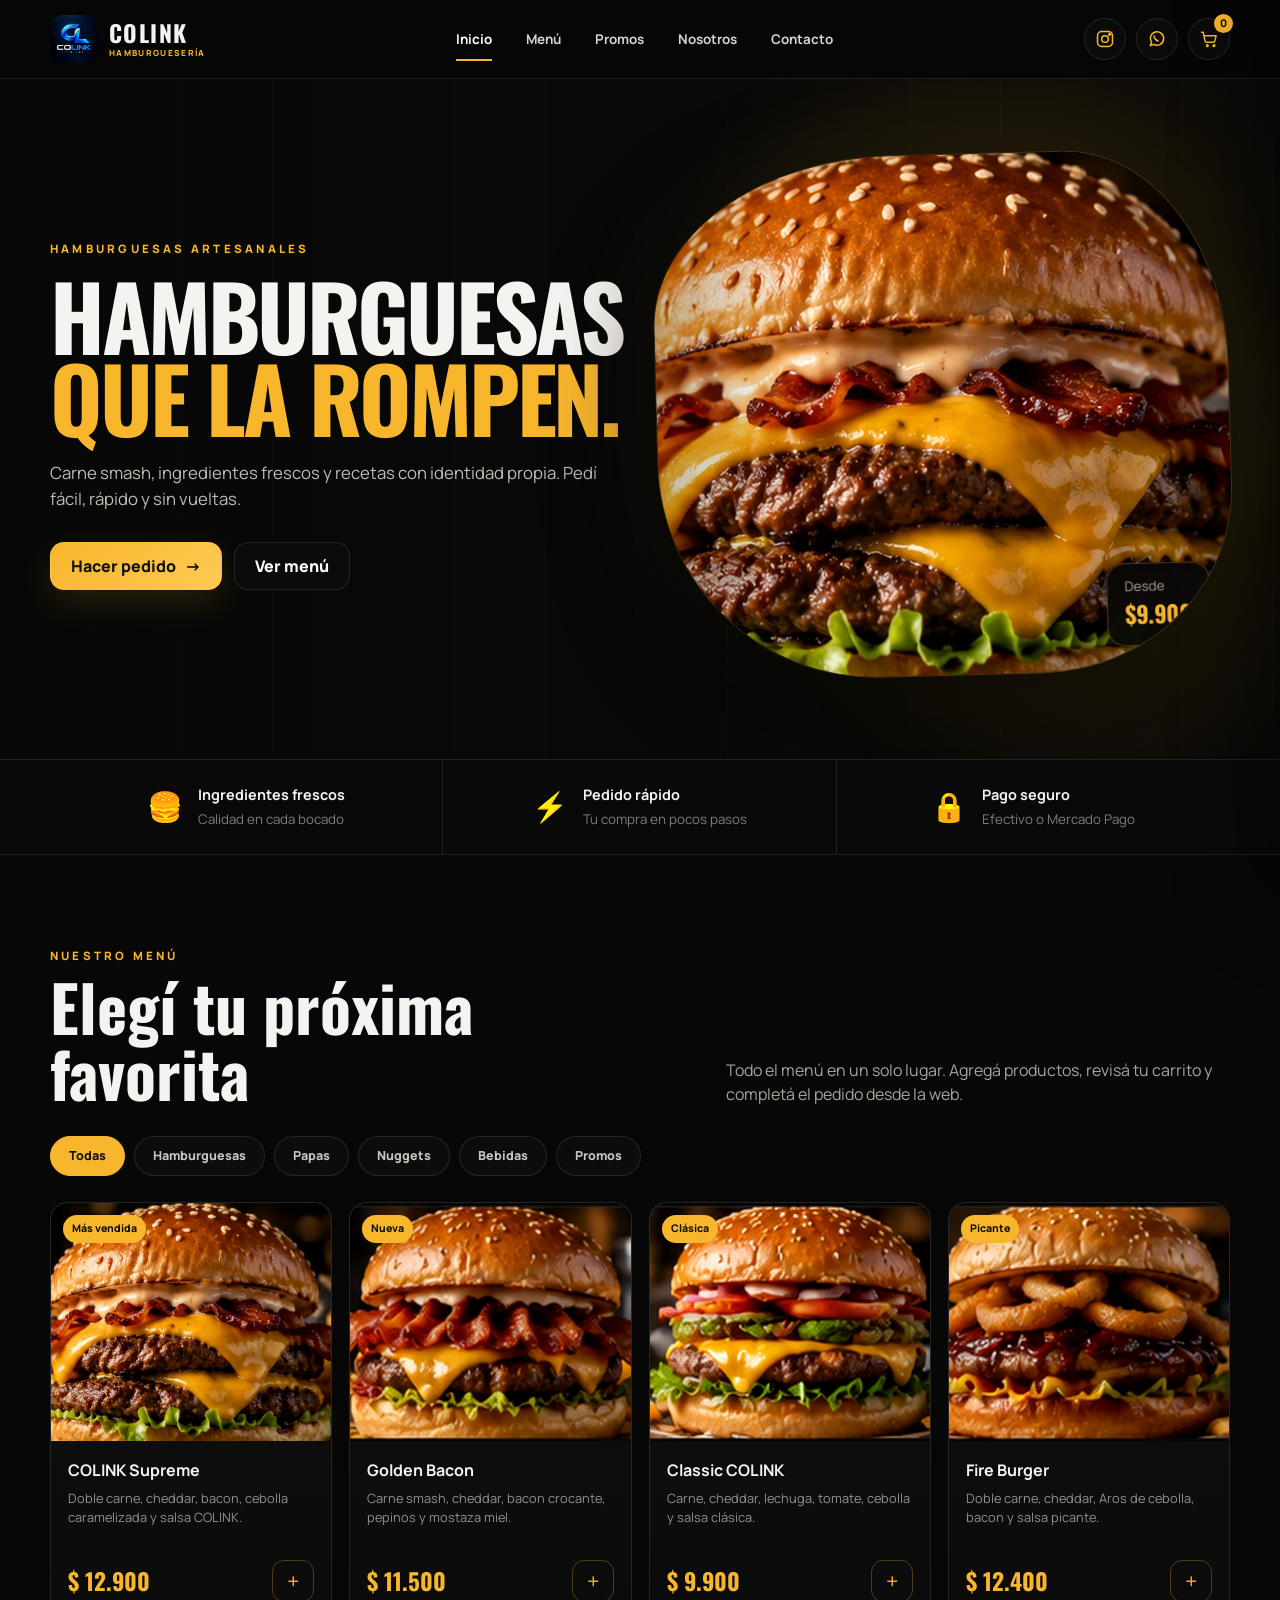
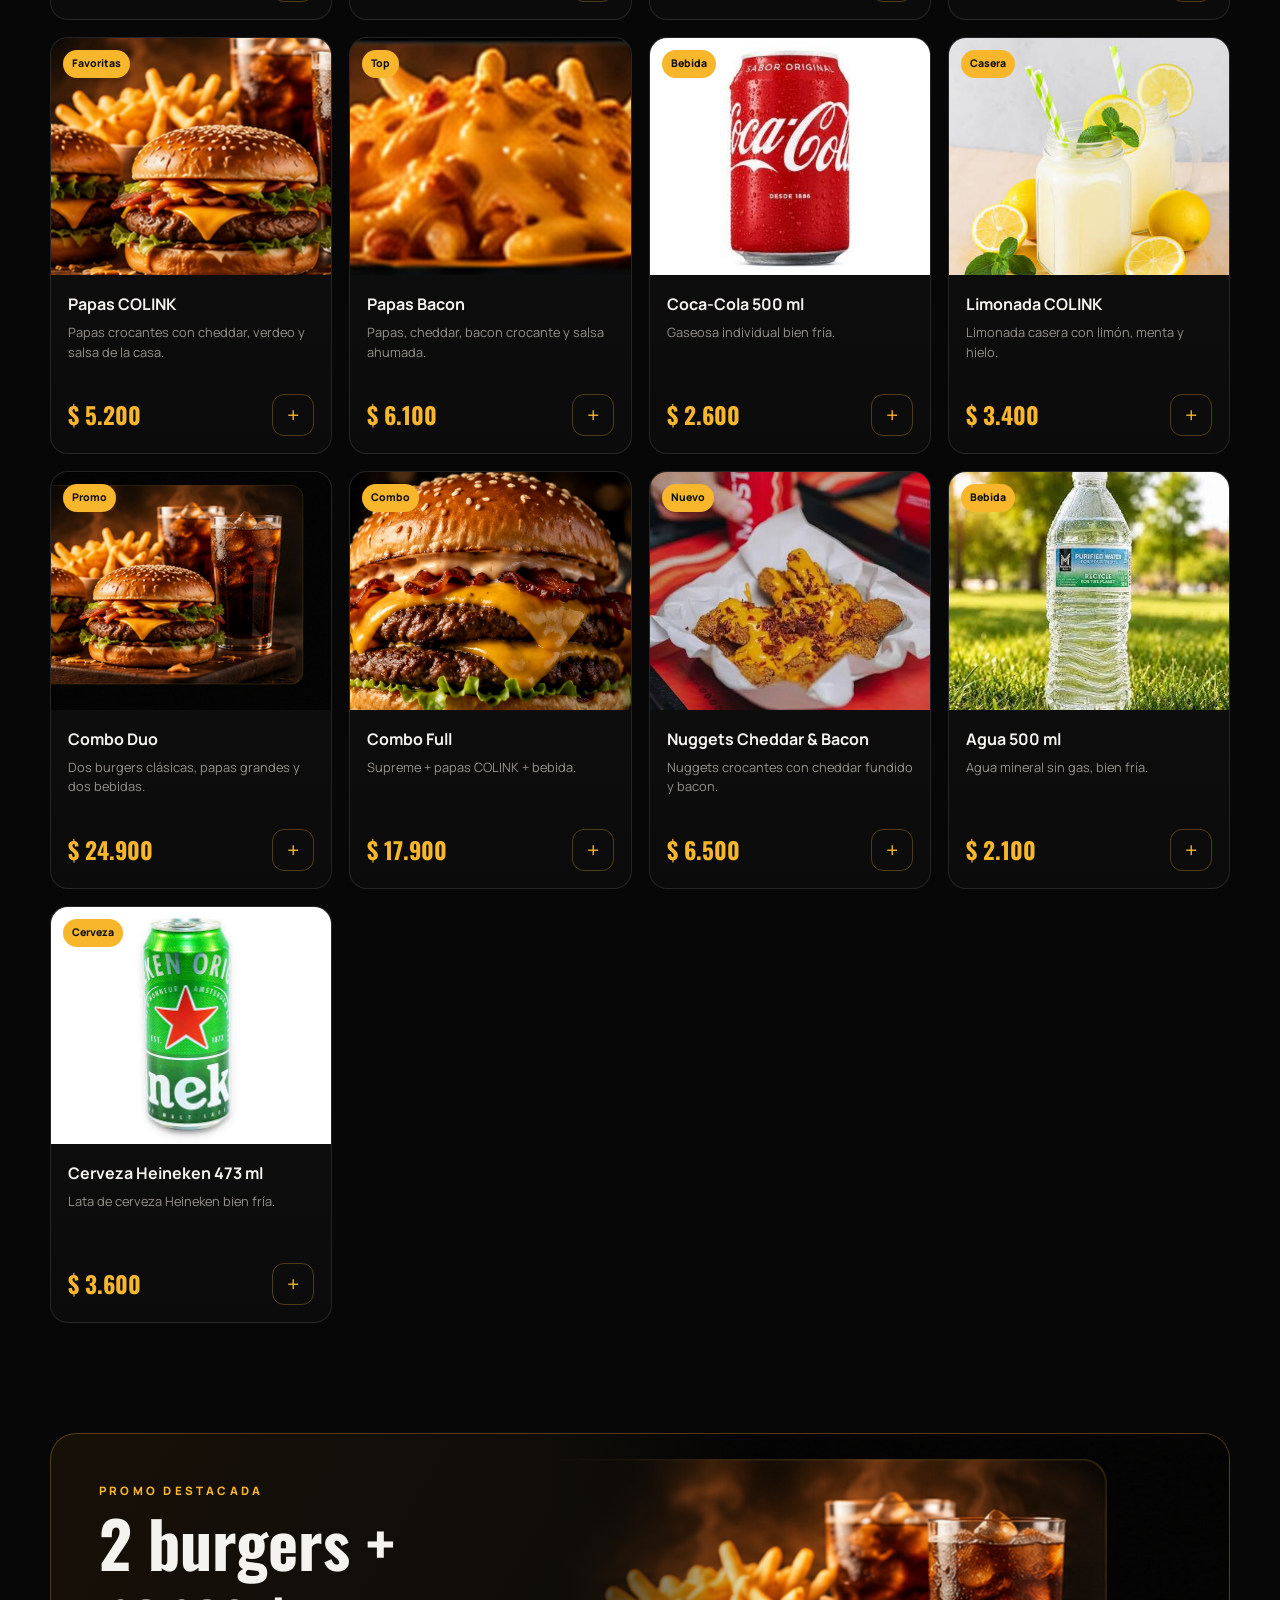
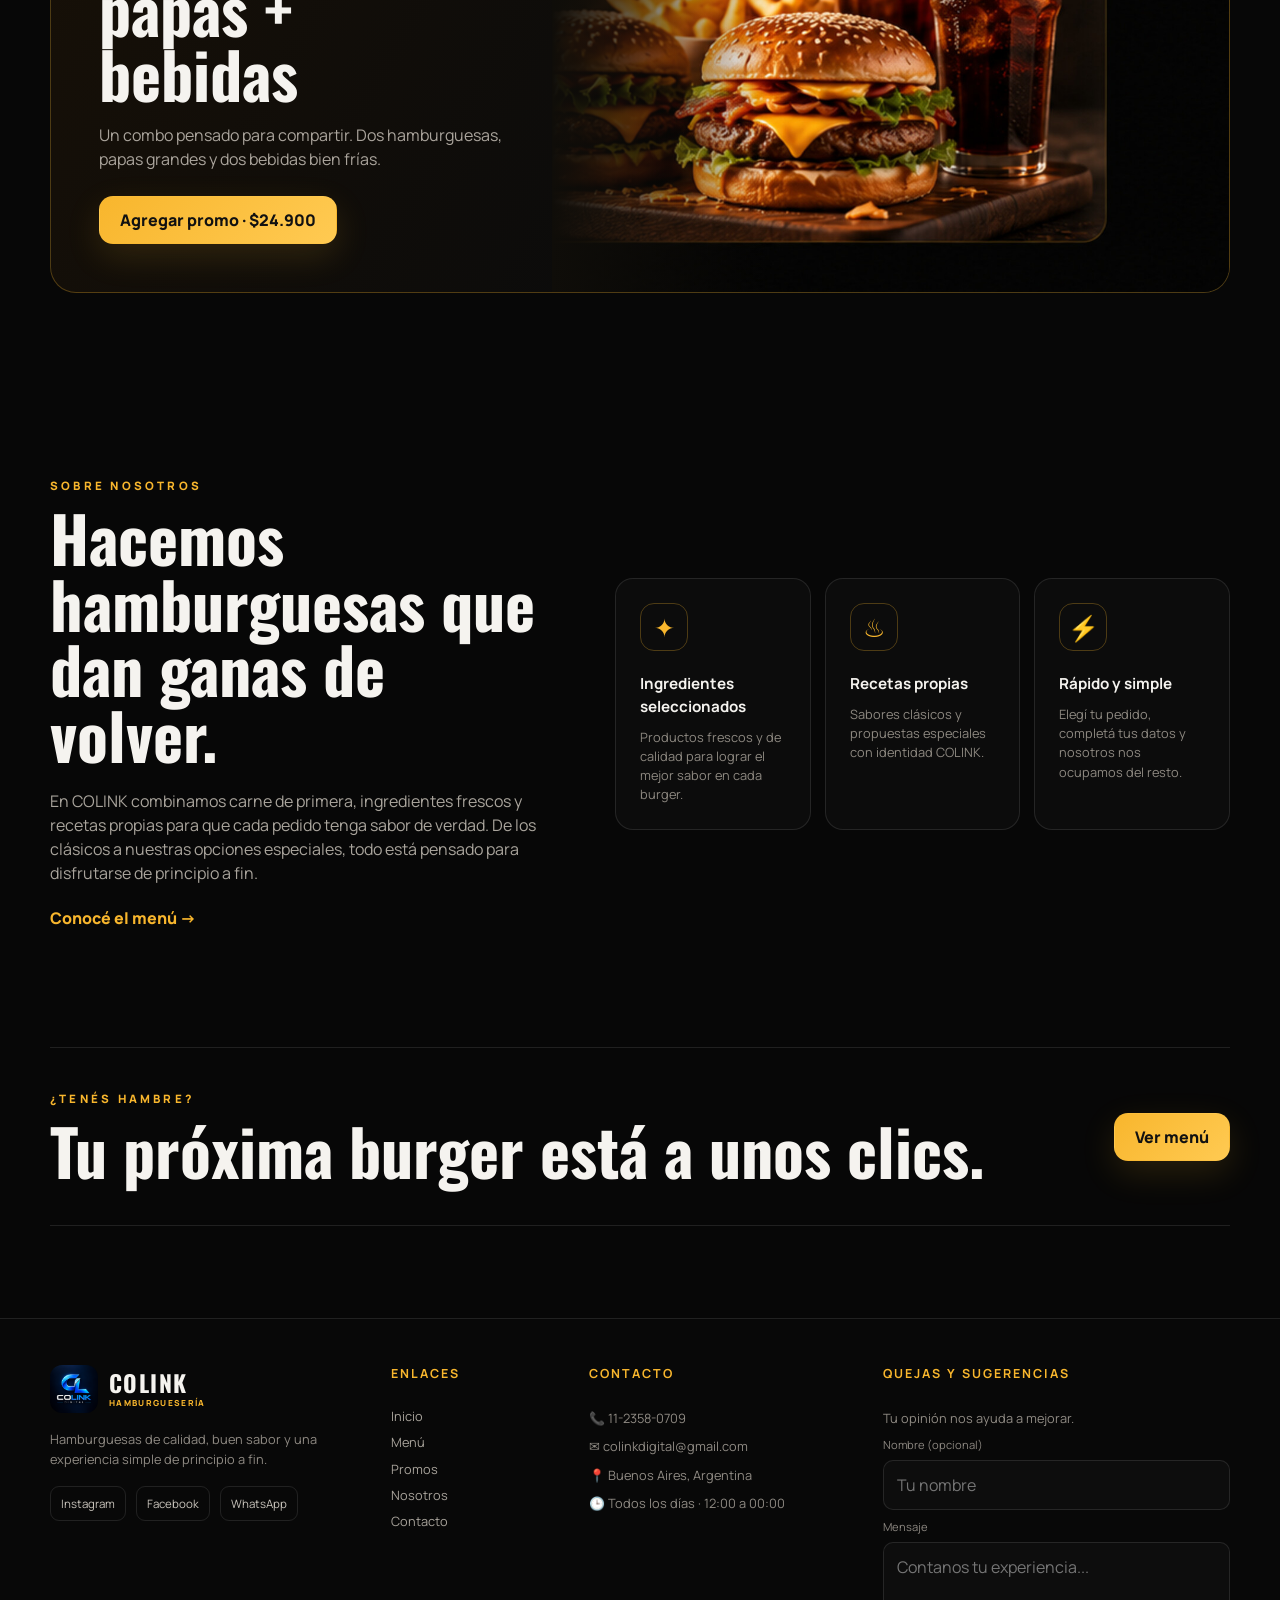
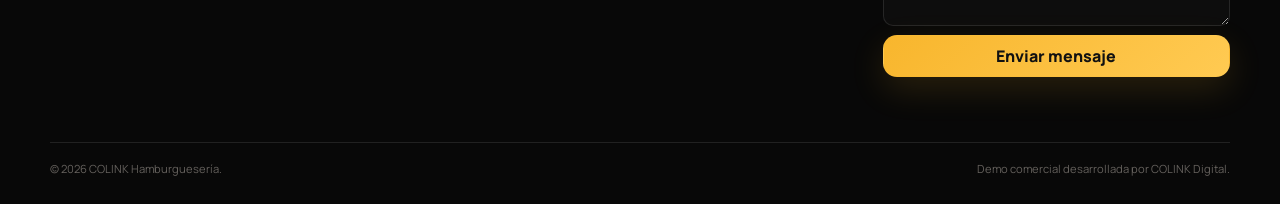
<file: proyectos/hamburgueseria/index.html>
<!DOCTYPE html>
<html lang="es">
<head>
    <base href="/proyectos/hamburgueseria/">
  <meta charset="UTF-8">
  <meta name="viewport" content="width=device-width, initial-scale=1.0">
  <meta name="description" content="COLINK Hamburguesería - hamburguesas artesanales, combos y pedidos online.">
  <meta name="theme-color" content="#080808">
  <title>COLINK Hamburguesería</title>
  <link rel="preconnect" href="https://fonts.googleapis.com">
  <link rel="preconnect" href="https://fonts.gstatic.com" crossorigin>
  <link href="https://fonts.googleapis.com/css2?family=Manrope:wght@400;500;600;700;800&family=Oswald:wght@500;600;700&display=swap" rel="stylesheet">
  <link rel="stylesheet" href="css/estilos.css">
   <link rel="icon" type="image/x-icon" href="img/logo-colink.png">
</head>
<body>
  <header class="header" id="top">
    <div class="container nav">
      <a class="brand" href="#inicio" aria-label="COLINK Hamburguesería - Inicio">
        <img class="brand-logo" src="img/logo-colink.png" alt="Logo de COLINK">
        <span class="brand-copy">
          <strong>COLINK</strong>
          <small>HAMBURGUESERÍA</small>
        </span>
      </a>

      <button class="menu-toggle" id="menuToggle" aria-label="Abrir menú" aria-expanded="false">
        <span></span><span></span><span></span>
      </button>

      <nav class="nav-links" id="navLinks" aria-label="Navegación principal">
        <a class="active" href="#inicio">Inicio</a>
        <a href="#menu">Menú</a>
        <a href="#promos">Promos</a>
        <a href="#nosotros">Nosotros</a>
        <a href="#contacto">Contacto</a>
      </nav>

      <div class="nav-actions">
        <a class="social-link" href="https://www.instagram.com/colinkdigital/" target="_blank" rel="noopener" aria-label="Instagram">
          <svg viewBox="0 0 24 24"><rect x="3" y="3" width="18" height="18" rx="5"></rect><circle cx="12" cy="12" r="4"></circle><circle cx="17.5" cy="6.5" r="1"></circle></svg>
        </a>
        <a class="social-link" href="https://wa.me/5491123580709" target="_blank" rel="noopener" aria-label="WhatsApp">
          <svg viewBox="0 0 24 24"><path d="M20 11.5a8 8 0 0 1-11.8 7L4 20l1.5-4A8 8 0 1 1 20 11.5Z"></path><path d="M8.5 8.5c.3 3 2 4.8 5 6"></path></svg>
        </a>
        <button class="cart-button" id="openCart" aria-label="Abrir carrito">
          <svg viewBox="0 0 24 24"><path d="M3 4h2l2.2 10.2a2 2 0 0 0 2 1.6h7.9a2 2 0 0 0 2-1.6L20.5 8H6.1"></path><circle cx="10" cy="20" r="1"></circle><circle cx="18" cy="20" r="1"></circle></svg>
          <span class="cart-count" id="cartCount">0</span>
        </button>
      </div>
    </div>
  </header>

  <main>
    <section class="hero" id="inicio">
      <div class="hero-glow"></div>
      <div class="container hero-grid">
        <div class="hero-copy reveal">
          <p class="eyebrow">HAMBURGUESAS ARTESANALES</p>
          <h1>HAMBURGUESAS<br><span>QUE LA ROMPEN.</span></h1>
          <p class="hero-text">Carne smash, ingredientes frescos y recetas con identidad propia. Pedí fácil, rápido y sin vueltas.</p>
          <div class="hero-actions">
            <a class="btn btn-primary" href="#menu">Hacer pedido <span>→</span></a>
            <a class="btn btn-ghost" href="#menu">Ver menú</a>
          </div>
        </div>

        <div class="hero-food reveal" aria-hidden="true">
          <div class="hero-image-wrap">
            <img src="img/colink-supreme.jpg" alt="">
            <div class="hero-price-pill"><small>Desde</small><strong>$9.900</strong></div>
          </div>
        </div>
      </div>
    </section>

    <section class="benefits-strip" aria-label="Beneficios">
      <div class="container benefits-grid">
        <article>
          <span class="benefit-icon">🍔</span>
          <div><strong>Ingredientes frescos</strong><small>Calidad en cada bocado</small></div>
        </article>
        <article>
          <span class="benefit-icon">⚡</span>
          <div><strong>Pedido rápido</strong><small>Tu compra en pocos pasos</small></div>
        </article>
        <article>
          <span class="benefit-icon">🔒</span>
          <div><strong>Pago seguro</strong><small>Efectivo o Mercado Pago</small></div>
        </article>
      </div>
    </section>

    <section class="menu-section section" id="menu">
      <div class="container">
        <div class="section-heading reveal">
          <div>
            <p class="eyebrow">NUESTRO MENÚ</p>
            <h2>Elegí tu próxima favorita</h2>
          </div>
          <p>Todo el menú en un solo lugar. Agregá productos, revisá tu carrito y completá el pedido desde la web.</p>
        </div>

        <div class="filter-tabs reveal" id="categoryTabs">
          <button class="filter-tab active" data-filter="todas">Todas</button>
          <button class="filter-tab" data-filter="hamburguesas">Hamburguesas</button>
          <button class="filter-tab" data-filter="papas">Papas</button>
          <button class="filter-tab" data-filter="nuggets">Nuggets</button>
          <button class="filter-tab" data-filter="bebidas">Bebidas</button>
          <button class="filter-tab" data-filter="promos">Promos</button>
        </div>

        <div class="products-grid" id="productsGrid"></div>
      </div>
    </section>

    <section class="promos-section section" id="promos">
      <div class="container">
        <article class="promo-card reveal">
          <div class="promo-copy">
            <p class="eyebrow">PROMO DESTACADA</p>
            <h2>2 burgers + papas + bebidas</h2>
            <p>Un combo pensado para compartir. Dos hamburguesas, papas grandes y dos bebidas bien frías.</p>
            <button class="btn btn-primary" data-add-promo>Agregar promo · $24.900</button>
          </div>
          <div class="promo-photo">
            <img src="img/combo-duo.jpg" alt="Combo de dos hamburguesas con papas y bebidas">
          </div>
        </article>
      </div>
    </section>

    <section class="about-section section" id="nosotros">
      <div class="container about-grid">
        <div class="about-copy reveal">
          <p class="eyebrow">SOBRE NOSOTROS</p>
          <h2>Hacemos hamburguesas que dan ganas de volver.</h2>
          <p>En COLINK combinamos carne de primera, ingredientes frescos y recetas propias para que cada pedido tenga sabor de verdad. De los clásicos a nuestras opciones especiales, todo está pensado para disfrutarse de principio a fin.</p>
          <a class="text-link" href="#menu">Conocé el menú <span>→</span></a>
        </div>

        <div class="about-features reveal">
          <article>
            <span>✦</span>
            <h3>Ingredientes seleccionados</h3>
            <p>Productos frescos y de calidad para lograr el mejor sabor en cada burger.</p>
          </article>
          <article>
            <span>♨</span>
            <h3>Recetas propias</h3>
            <p>Sabores clásicos y propuestas especiales con identidad COLINK.</p>
          </article>
          <article>
            <span>⚡</span>
            <h3>Rápido y simple</h3>
            <p>Elegí tu pedido, completá tus datos y nosotros nos ocupamos del resto.</p>
          </article>
        </div>
      </div>
    </section>

    <section class="contact-section section" id="contacto">
      <div class="container contact-banner reveal">
        <div>
          <p class="eyebrow">¿TENÉS HAMBRE?</p>
          <h2>Tu próxima burger está a unos clics.</h2>
        </div>
        <a class="btn btn-primary" href="#menu">Ver menú</a>
      </div>
    </section>
  </main>

  <footer class="footer">
    <div class="container footer-grid">
      <div class="footer-brand-block">
        <a class="brand footer-brand" href="#top">
          <img class="brand-logo" src="img/logo-colink.png" alt="Logo COLINK">
          <span class="brand-copy"><strong>COLINK</strong><small>HAMBURGUESERÍA</small></span>
        </a>
        <p>Hamburguesas de calidad, buen sabor y una experiencia simple de principio a fin.</p>
        <div class="footer-socials">
          <a href="https://www.instagram.com/colinkdigital/" target="_blank" rel="noopener">Instagram</a>
          <a href="https://www.facebook.com/profile.php?id=61594448894369" target="_blank" rel="noopener">Facebook</a>
          <a href="https://wa.me/5491123580709" target="_blank" rel="noopener">WhatsApp</a>
        </div>
      </div>

      <div class="footer-links">
        <h3>Enlaces</h3>
        <a href="#inicio">Inicio</a>
        <a href="#menu">Menú</a>
        <a href="#promos">Promos</a>
        <a href="#nosotros">Nosotros</a>
        <a href="#contacto">Contacto</a>
      </div>

      <div class="footer-contact">
        <h3>Contacto</h3>
        <p>📞 11-2358-0709</p>
        <p>✉ colinkdigital@gmail.com</p>
        <p>📍 Buenos Aires, Argentina</p>
        <p>🕒 Todos los días · 12:00 a 00:00</p>
      </div>

      <form class="feedback-form" id="feedbackForm">
        <h3>Quejas y sugerencias</h3>
        <p>Tu opinión nos ayuda a mejorar.</p>
        <label>
          <span>Nombre (opcional)</span>
          <input type="text" name="name" maxlength="60" autocomplete="name" placeholder="Tu nombre">
        </label>
        <label>
          <span>Mensaje</span>
          <textarea name="message" maxlength="800" required placeholder="Contanos tu experiencia..."></textarea>
        </label>
        <button class="btn btn-primary" type="submit">Enviar mensaje</button>
        <small class="form-status" id="feedbackStatus"></small>
      </form>
    </div>
    <div class="container footer-bottom">
      <span>© 2026 COLINK Hamburguesería.</span>
      <span>Demo comercial desarrollada por COLINK Digital.</span>
    </div>
  </footer>

  <div class="cart-backdrop" id="cartBackdrop"></div>
  <aside class="cart-drawer" id="cartDrawer" aria-hidden="true">
    <div class="cart-header">
      <div><p class="eyebrow">TU PEDIDO</p><h3>Carrito</h3></div>
      <button class="close-cart" id="closeCart" aria-label="Cerrar carrito">×</button>
    </div>
    <div class="cart-items" id="cartItems"></div>
    <div class="cart-empty" id="cartEmpty">
      <span>🛒</span><h4>Tu carrito está vacío</h4><p>Agregá algo rico del menú.</p>
    </div>
    <div class="cart-footer">
      <div class="cart-total"><span>Total</span><strong id="cartTotal">$0</strong></div>
      <button class="btn btn-primary checkout-btn" id="checkoutBtn" disabled>Continuar pedido</button>
      <small>El total final se valida nuevamente en el servidor.</small>
    </div>
  </aside>

  <div class="modal-backdrop" id="checkoutBackdrop"></div>
  <section class="checkout-modal" id="checkoutModal" aria-hidden="true" aria-labelledby="checkoutTitle">
    <div class="checkout-header">
      <div><p class="eyebrow">FINALIZAR PEDIDO</p><h3 id="checkoutTitle">Datos de entrega</h3></div>
      <button class="close-cart" id="closeCheckout" aria-label="Cerrar checkout">×</button>
    </div>
    <form id="checkoutForm" class="checkout-form">
      <div class="field-grid">
        <label><span>Nombre y apellido</span><input name="name" required maxlength="80" autocomplete="name"></label>
        <label><span>Teléfono</span><input name="phone" required maxlength="30" autocomplete="tel" placeholder="11 1234-5678"></label>
      </div>
      <label><span>Dirección de entrega</span><input name="address" required maxlength="140" autocomplete="street-address" placeholder="Calle, número y localidad"></label>
      <label><span>Indicaciones</span><textarea name="notes" maxlength="400" placeholder="Timbre, piso, referencias, sin cebolla, etc."></textarea></label>
      <fieldset class="payment-options">
        <legend>Forma de pago</legend>
        <label class="payment-card"><input type="radio" name="paymentMethod" value="cash" checked><span><strong>Efectivo / al recibir</strong><small>El pedido queda registrado y pendiente.</small></span></label>
        <label class="payment-card"><input type="radio" name="paymentMethod" value="mercadopago"><span><strong>Mercado Pago</strong><small>Te redirigimos al checkout seguro cuando esté configurado.</small></span></label>
      </fieldset>
      <div class="checkout-summary"><span>Total</span><strong id="checkoutTotal">$0</strong></div>
      <button class="btn btn-primary checkout-submit" type="submit" id="submitOrder">Confirmar pedido</button>
      <small class="form-status" id="checkoutStatus"></small>
    </form>
  </section>

  <div class="toast" id="toast"></div>
  <script src="js/script.js"></script>
</body>
</html>
</file>
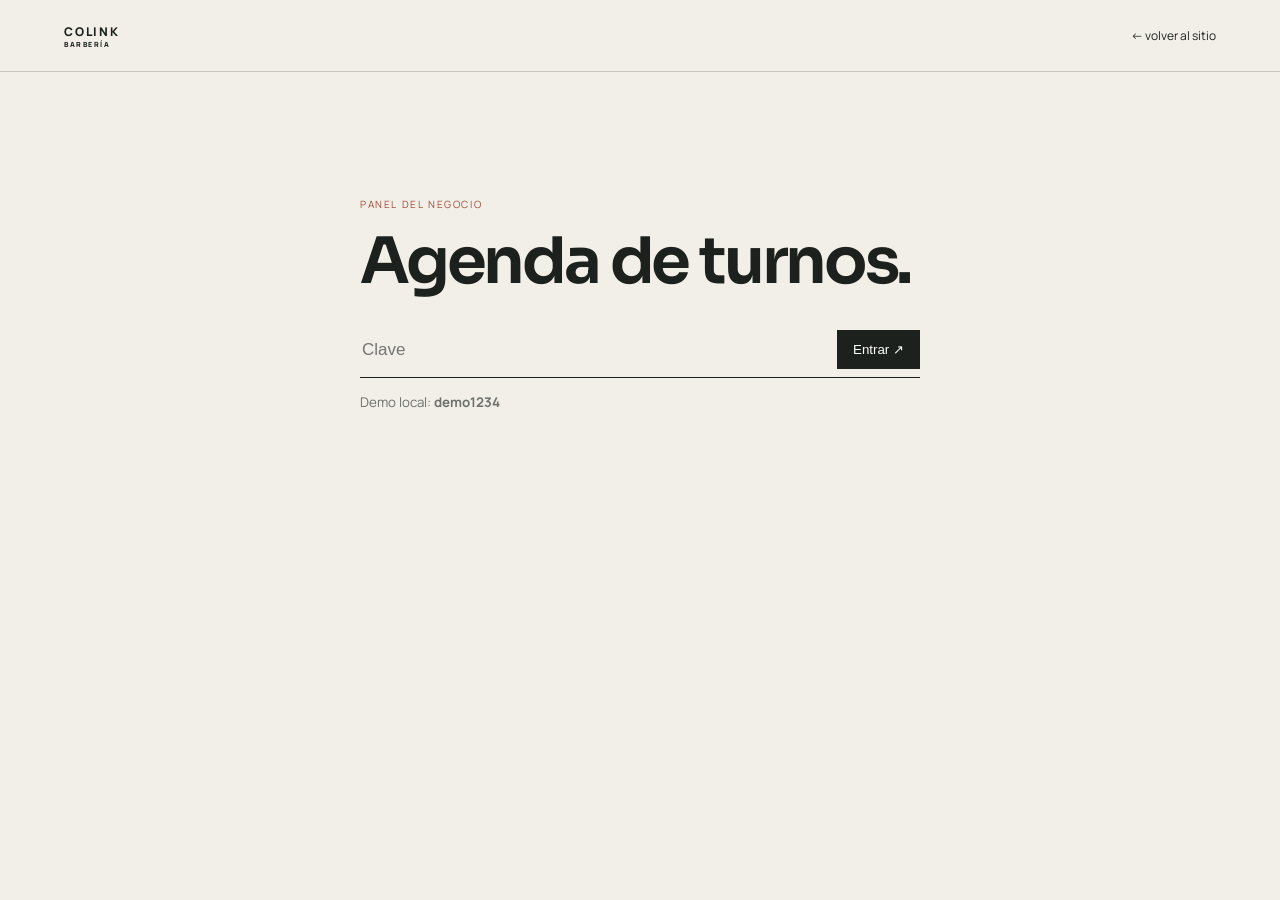
<file: proyectos/barberia/admin.html>
<!doctype html>
<html lang="es"><head>
    <base href="/proyectos/barberia/"><meta charset="utf-8"><meta name="viewport" content="width=device-width,initial-scale=1">
<title>Agenda · COLINK</title><link rel="preconnect" href="https://fonts.googleapis.com"><link rel="preconnect" href="https://fonts.gstatic.com" crossorigin>
<link href="https://fonts.googleapis.com/css2?family=Manrope:wght@400;500;600;700;800&family=Sora:wght@400;500;600;700;800&display=swap" rel="stylesheet"><link rel="stylesheet" href="admin.css"></head>
<body><header><a href="index.html" class="brand">COLINK <small>BARBERÍA</small></a><a href="index.html">← volver al sitio</a></header>
<main><section id="loginCard" class="login"><p>PANEL DEL NEGOCIO</p><h1>Agenda de turnos.</h1><form id="loginForm"><input id="adminKey" type="password" placeholder="Clave" required><button>Entrar ↗</button></form><small>Demo local: <b>demo1234</b></small></section>
<section id="dashboard" class="dashboard hidden"><div class="head"><div><p>AGENDA</p><h1>Turnos.</h1></div><button id="refreshBtn">Actualizar</button></div>
<div class="filters"><button class="active" data-filter="todos">Todos</button><button data-filter="confirmado">Confirmados</button><button data-filter="atendido">Atendidos</button><button data-filter="cancelado">Cancelados</button></div>
<div id="appointmentList"></div></section></main><script src="admin.js"></script></body></html>
</file>
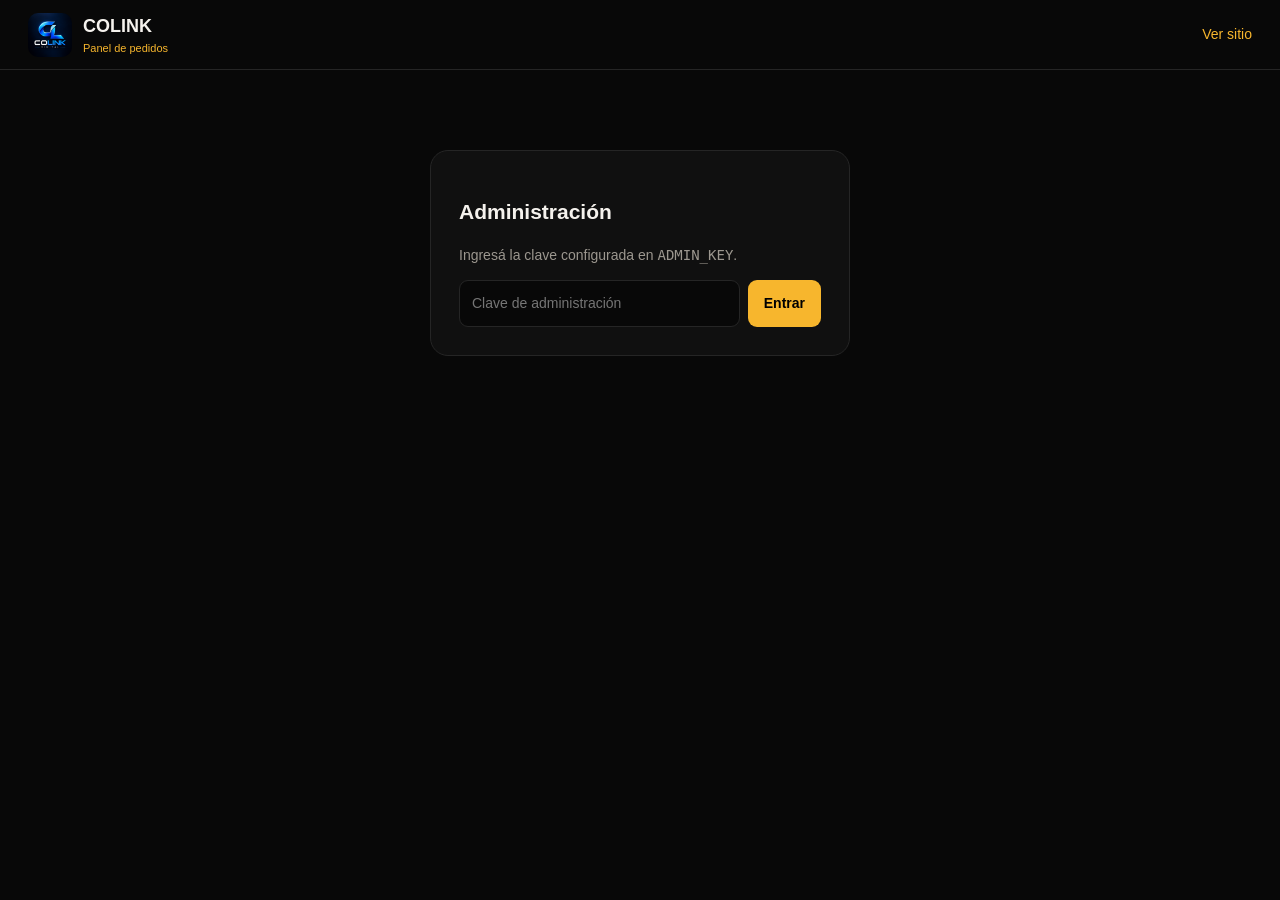
<file: proyectos/hamburgueseria/admin.html>
<!doctype html><html lang="es"><head>
    <base href="/proyectos/hamburgueseria/"><meta charset="utf-8"><meta name="viewport" content="width=device-width,initial-scale=1"><title>COLINK · Pedidos</title><link rel="stylesheet" href="css/admin.css"></head><body>
<header><div class="brand"><img src="img/logo-colink.png" alt=""><div><strong>COLINK</strong><span>Panel de pedidos</span></div></div><a href="index.html">Ver sitio</a></header>
<main><section class="login" id="loginBox"><h1>Administración</h1><p>Ingresá la clave configurada en <code>ADMIN_KEY</code>.</p><form id="keyForm"><input id="adminKey" type="password" placeholder="Clave de administración" required><button>Entrar</button></form><small id="loginStatus"></small></section>
<section class="dashboard" id="dashboard" hidden><div class="dash-head"><div><span class="eyebrow">PEDIDOS</span><h1>Panel de administración</h1></div><button id="refreshBtn">Actualizar</button></div><div class="stats"><article><span>Total</span><strong id="statTotal">0</strong></article><article><span>Pendientes</span><strong id="statPending">0</strong></article><article><span>En preparación</span><strong id="statPreparing">0</strong></article><article><span>Entregados</span><strong id="statDelivered">0</strong></article></div><div class="orders" id="orders"></div></section></main>
<script src="js/admin.js"></script></body></html>
</file>
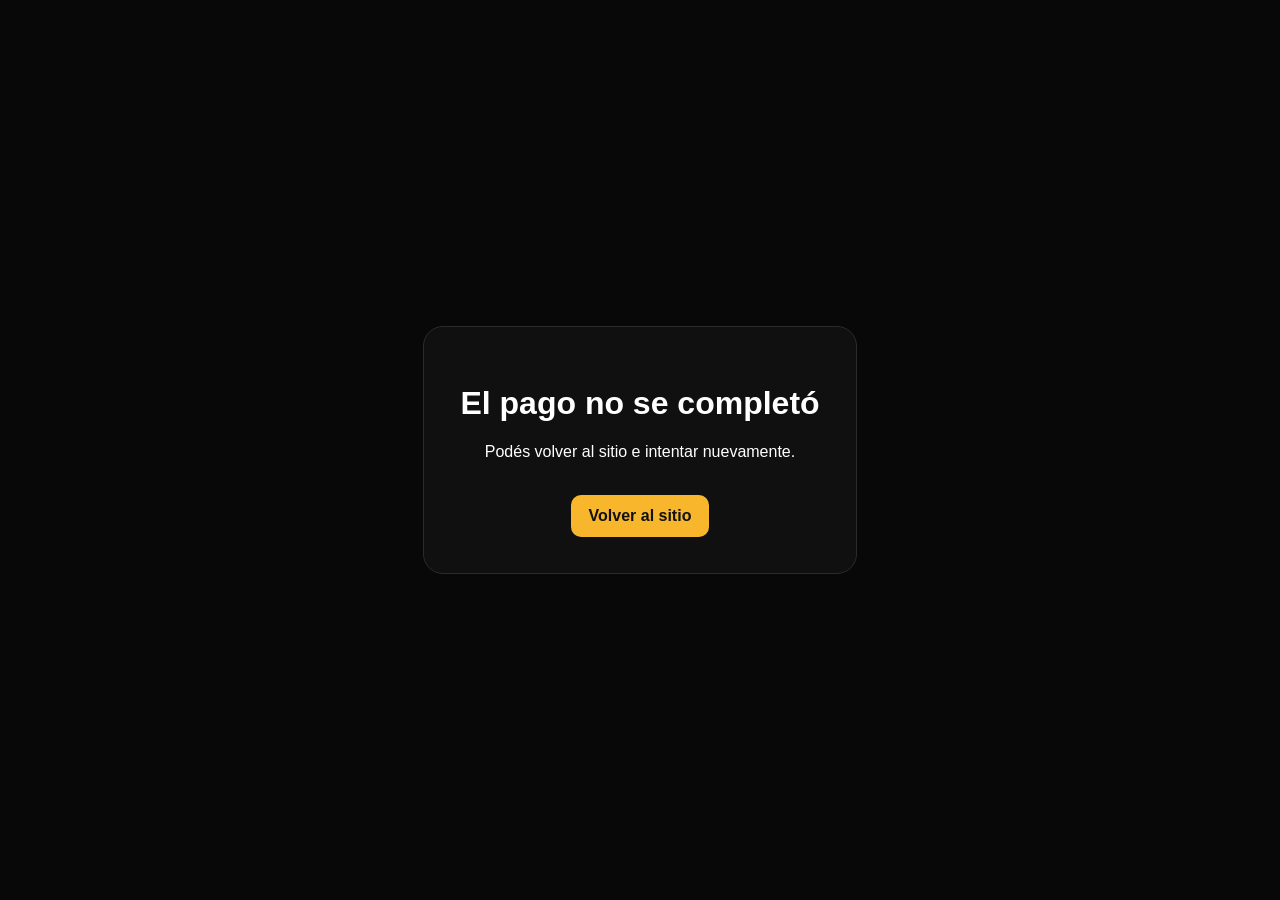
<file: proyectos/hamburgueseria/failure.html>
<!doctype html><html lang="es"><head>
    <base href="/proyectos/hamburgueseria/"><meta charset="utf-8"><meta name="viewport" content="width=device-width,initial-scale=1"><title>Pago no completado · COLINK</title><style>body{margin:0;background:#080808;color:#fff;font:16px Arial;display:grid;place-items:center;min-height:100vh}.box{max-width:520px;text-align:center;border:1px solid #2b2b2b;background:#101010;border-radius:20px;padding:36px}.box a{display:inline-block;margin-top:18px;background:#f8b62d;color:#111;padding:12px 18px;border-radius:10px;text-decoration:none;font-weight:800}</style></head><body><main class="box"><h1>El pago no se completó</h1><p>Podés volver al sitio e intentar nuevamente.</p><a href="index.html">Volver al sitio</a></main></body></html>
</file>
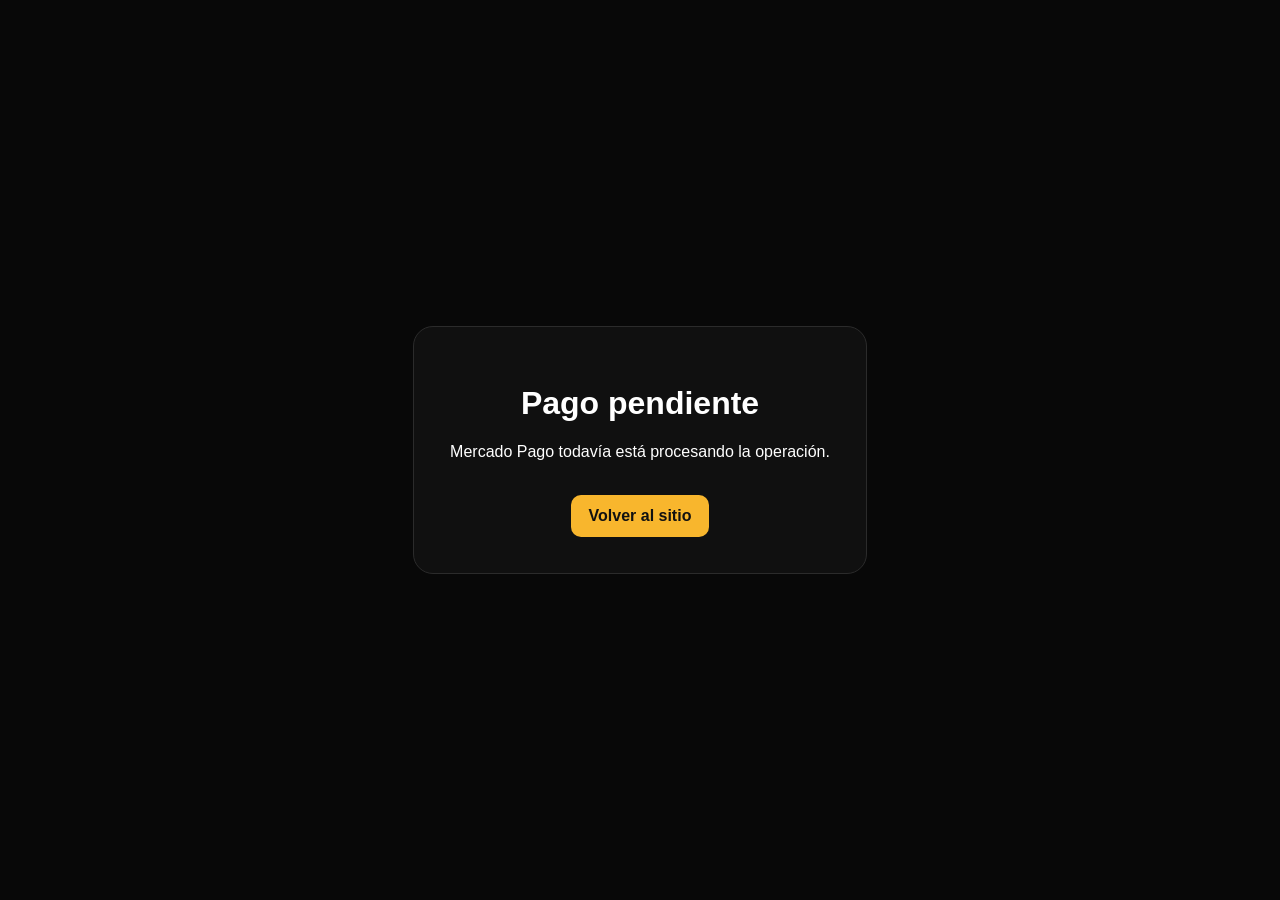
<file: proyectos/hamburgueseria/pending.html>
<!doctype html><html lang="es"><head>
    <base href="/proyectos/hamburgueseria/"><meta charset="utf-8"><meta name="viewport" content="width=device-width,initial-scale=1"><title>Pago pendiente · COLINK</title><style>body{margin:0;background:#080808;color:#fff;font:16px Arial;display:grid;place-items:center;min-height:100vh}.box{max-width:520px;text-align:center;border:1px solid #2b2b2b;background:#101010;border-radius:20px;padding:36px}.box a{display:inline-block;margin-top:18px;background:#f8b62d;color:#111;padding:12px 18px;border-radius:10px;text-decoration:none;font-weight:800}</style></head><body><main class="box"><h1>Pago pendiente</h1><p>Mercado Pago todavía está procesando la operación.</p><a href="index.html">Volver al sitio</a></main></body></html>
</file>
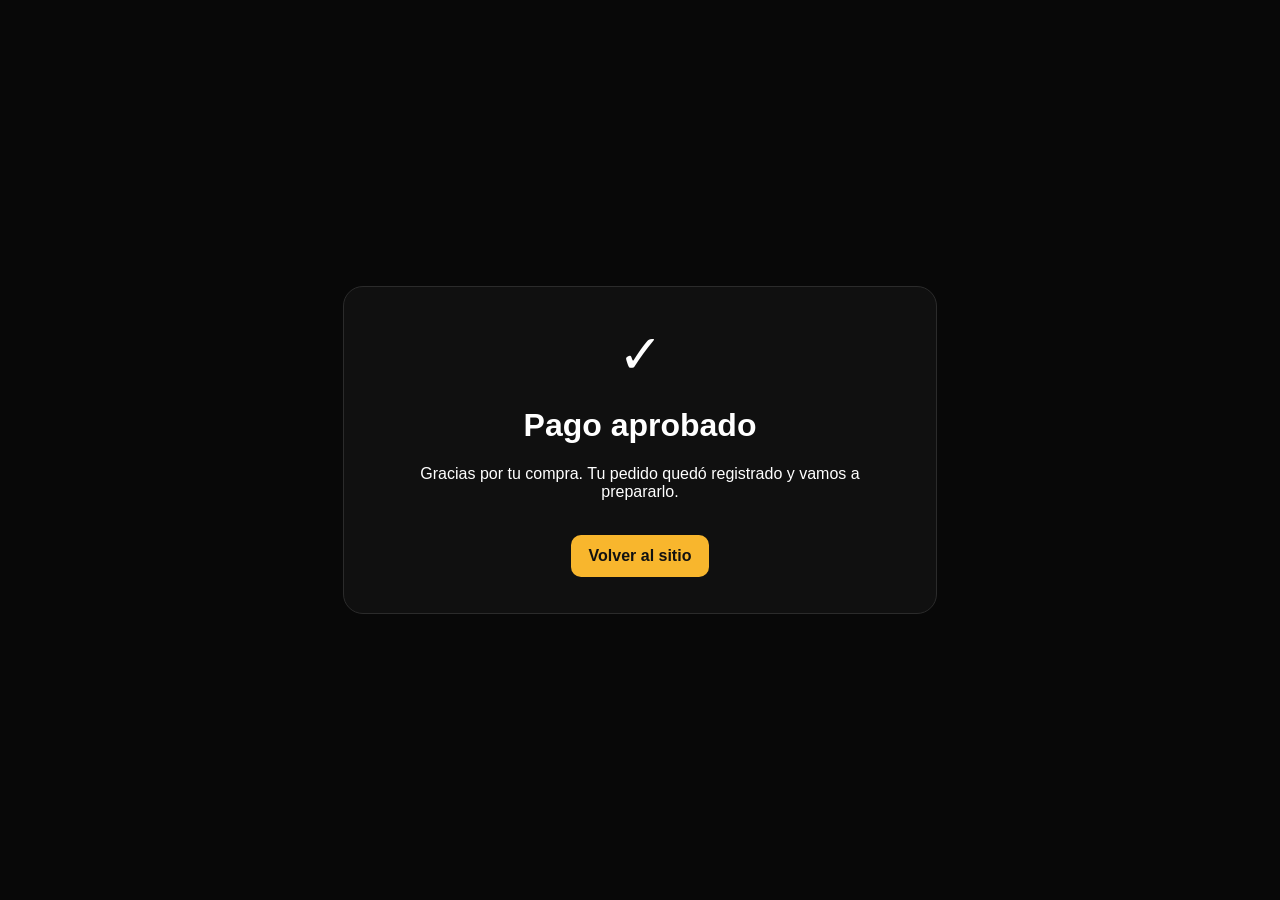
<file: proyectos/hamburgueseria/success.html>
<!doctype html><html lang="es"><head>
    <base href="/proyectos/hamburgueseria/"><meta charset="utf-8"><meta name="viewport" content="width=device-width,initial-scale=1"><title>Pago aprobado · COLINK</title><style>body{margin:0;background:#080808;color:#fff;font:16px Arial;display:grid;place-items:center;min-height:100vh}.box{max-width:520px;text-align:center;border:1px solid #2b2b2b;background:#101010;border-radius:20px;padding:36px}.ok{font-size:54px}.box a{display:inline-block;margin-top:18px;background:#f8b62d;color:#111;padding:12px 18px;border-radius:10px;text-decoration:none;font-weight:800}</style></head><body><main class="box"><div class="ok">✓</div><h1>Pago aprobado</h1><p>Gracias por tu compra. Tu pedido quedó registrado y vamos a prepararlo.</p><a href="index.html">Volver al sitio</a></main></body></html>
</file>
<file: css/estilos.css>
* {
  box-sizing: border-box;
}

:root {
  --bg: #050b14;
  --bg-soft: #091320;
  --panel: rgba(14, 29, 47, 0.72);
  --panel-solid: #0c1a2b;
  --text: #f6f9ff;
  --muted: #9eb0c8;
  --blue: #20a9ff;
  --blue-2: #76d4ff;
  --blue-dark: #0f73ff;
  --border: rgba(255, 255, 255, 0.09);
  --shadow: 0 28px 80px rgba(0, 0, 0, 0.38);
  --radius: 24px;
}

html {
  scroll-behavior: smooth;
}

body {
  margin: 0;
  min-height: 100vh;
  overflow-x: hidden;
  background:
    radial-gradient(circle at 12% 0%, rgba(32, 169, 255, .10), transparent 30%),
    radial-gradient(circle at 85% 12%, rgba(15, 115, 255, .12), transparent 26%),
    var(--bg);
  color: var(--text);
  font-family: "Inter", sans-serif;
  line-height: 1.6;
}

body::before {
  content: "";
  position: fixed;
  inset: 0;
  pointer-events: none;
  background-image:
    linear-gradient(rgba(255,255,255,.018) 1px, transparent 1px),
    linear-gradient(90deg, rgba(255,255,255,.018) 1px, transparent 1px);
  background-size: 44px 44px;
  mask-image: linear-gradient(to bottom, rgba(0,0,0,.65), transparent 80%);
  z-index: -2;
}

a {
  color: inherit;
  text-decoration: none;
}

img {
  display: block;
  max-width: 100%;
}

button, a {
  -webkit-tap-highlight-color: transparent;
}

.page-glow {
  position: fixed;
  width: 520px;
  height: 520px;
  border-radius: 50%;
  filter: blur(100px);
  opacity: .12;
  pointer-events: none;
  z-index: -1;
}

.glow-one {
  top: -230px;
  left: -120px;
  background: var(--blue);
}

.glow-two {
  right: -230px;
  top: 33%;
  background: var(--blue-dark);
}

.header {
  width: min(1180px, calc(100% - 32px));
  min-height: 78px;
  margin: 18px auto 0;
  padding: 12px 18px;
  display: flex;
  align-items: center;
  justify-content: space-between;
  gap: 24px;
  position: sticky;
  top: 14px;
  z-index: 100;
  border: 1px solid var(--border);
  border-radius: 20px;
  background: rgba(5, 11, 20, .72);
  backdrop-filter: blur(18px);
  box-shadow: 0 12px 40px rgba(0,0,0,.18);
}

.brand img {
  width: 155px;
  height: 48px;
  object-fit: contain;
}

.nav {
  display: flex;
  align-items: center;
  gap: 27px;
}

.nav a {
  color: var(--muted);
  font-size: .92rem;
  font-weight: 600;
  transition: color .2s ease;
}

.nav a:hover {
  color: var(--text);
}

.menu-toggle {
  display: none;
  width: 42px;
  height: 42px;
  padding: 8px;
  border: 1px solid var(--border);
  border-radius: 12px;
  background: rgba(255,255,255,.035);
  cursor: pointer;
}

.menu-toggle span {
  display: block;
  width: 100%;
  height: 2px;
  margin: 5px 0;
  border-radius: 999px;
  background: white;
}

.hero,
.section,
.contact-section,
.footer {
  width: min(1120px, calc(100% - 40px));
  margin-inline: auto;
}

.hero {
  min-height: 790px;
  padding: 92px 0 72px;
  display: grid;
  grid-template-columns: 1.03fr .97fr;
  align-items: center;
  gap: 64px;
}

.eyebrow {
  display: inline-flex;
  align-items: center;
  gap: 8px;
  margin-bottom: 16px;
  color: var(--blue-2);
  font-size: .74rem;
  font-weight: 800;
  letter-spacing: .18em;
}

.eyebrow::before {
  content: "";
  width: 26px;
  height: 1px;
  background: var(--blue);
}

.hero h1,
.section-heading h2,
.contact-card h2 {
  font-family: "Manrope", sans-serif;
}

.hero h1 {
  max-width: 690px;
  margin: 0 0 24px;
  font-size: clamp(3.15rem, 6vw, 6rem);
  line-height: .98;
  letter-spacing: -.055em;
}

.hero h1 span {
  background: linear-gradient(90deg, var(--blue-2), var(--blue));
  -webkit-background-clip: text;
  background-clip: text;
  color: transparent;
}

.hero-copy > p {
  max-width: 625px;
  margin: 0;
  color: var(--muted);
  font-size: 1.08rem;
}

.hero-actions {
  display: flex;
  flex-wrap: wrap;
  gap: 13px;
  margin-top: 31px;
}

.btn,
.social-button {
  min-height: 50px;
  display: inline-flex;
  align-items: center;
  justify-content: center;
  padding: 0 20px;
  border-radius: 13px;
  font-weight: 750;
  transition: transform .2s ease, border-color .2s ease, background .2s ease;
}

.btn:hover,
.social-button:hover {
  transform: translateY(-2px);
}

.btn-primary {
  background: linear-gradient(135deg, var(--blue), var(--blue-dark));
  box-shadow: 0 14px 32px rgba(32, 169, 255, .22);
}

.btn-ghost,
.social-button {
  border: 1px solid var(--border);
  background: rgba(255,255,255,.035);
  color: #d8e4f3;
}

.hero-meta {
  display: flex;
  flex-wrap: wrap;
  gap: 28px;
  margin-top: 42px;
  padding-top: 25px;
  border-top: 1px solid var(--border);
}

.hero-meta div {
  display: flex;
  flex-direction: column;
  gap: 1px;
}

.hero-meta strong {
  font-size: .92rem;
}

.hero-meta span {
  color: var(--muted);
  font-size: .79rem;
}

.hero-visual {
  position: relative;
}

.screen-card {
  overflow: hidden;
  border: 1px solid rgba(118, 212, 255, .15);
  border-radius: 25px;
  background: linear-gradient(145deg, rgba(14,29,47,.95), rgba(6,14,24,.96));
  box-shadow: var(--shadow);
  transform: rotate(1deg);
}

.screen-top,
.project-browser-bar {
  height: 54px;
  padding: 0 18px;
  display: flex;
  align-items: center;
  gap: 16px;
  border-bottom: 1px solid var(--border);
}

.dots {
  display: flex;
  gap: 7px;
}

.dots i {
  width: 8px;
  height: 8px;
  border-radius: 50%;
  background: rgba(255,255,255,.22);
}

.screen-top span,
.project-browser-bar span {
  color: #71859e;
  font-size: .76rem;
}

.screen-body {
  min-height: 470px;
  padding: 54px 43px 42px;
  display: flex;
  flex-direction: column;
  justify-content: flex-end;
  background:
    radial-gradient(circle at 75% 18%, rgba(32,169,255,.30), transparent 25%),
    linear-gradient(to bottom, rgba(7,16,27,.08), #07111d 80%);
}

.mini-kicker {
  color: var(--blue-2);
  font-size: .72rem;
  font-weight: 800;
  letter-spacing: .16em;
}

.screen-body h2 {
  max-width: 450px;
  margin: 10px 0 13px;
  font-family: "Manrope", sans-serif;
  font-size: clamp(2.2rem, 4vw, 3.5rem);
  line-height: 1;
  letter-spacing: -.045em;
}

.screen-body > p {
  max-width: 410px;
  margin: 0 0 30px;
  color: var(--muted);
}

.mock-grid {
  display: grid;
  grid-template-columns: repeat(3, 1fr);
  gap: 11px;
}

.mock-grid article {
  min-height: 112px;
  padding: 15px;
  border: 1px solid var(--border);
  border-radius: 15px;
  background: rgba(255,255,255,.028);
}

.mock-grid article span {
  color: var(--blue-2);
  font-size: .68rem;
  font-weight: 800;
}

.mock-grid strong,
.mock-grid small {
  display: block;
}

.mock-grid strong {
  margin-top: 16px;
  font-size: .9rem;
}

.mock-grid small {
  color: var(--muted);
  font-size: .68rem;
}

.floating-badge {
  position: absolute;
  padding: 11px 15px;
  border: 1px solid var(--border);
  border-radius: 999px;
  background: rgba(10,22,37,.88);
  backdrop-filter: blur(14px);
  box-shadow: 0 12px 34px rgba(0,0,0,.26);
  color: #dce8f6;
  font-size: .79rem;
  font-weight: 700;
}

.floating-badge span {
  margin-right: 5px;
  color: var(--blue-2);
}

.badge-one {
  top: 14%;
  left: -40px;
}

.badge-two {
  right: -20px;
  bottom: 12%;
}

.section {
  padding: 102px 0;
}

.section-heading {
  max-width: 700px;
  margin-bottom: 42px;
}

.section-heading h2,
.contact-card h2 {
  margin: 0 0 15px;
  font-size: clamp(2.25rem, 4.8vw, 4.2rem);
  line-height: 1.02;
  letter-spacing: -.045em;
}

.section-heading p,
.contact-card p {
  max-width: 620px;
  margin: 0;
  color: var(--muted);
}

.services-grid {
  display: grid;
  grid-template-columns: repeat(3, 1fr);
  gap: 17px;
}

.service-card {
  min-height: 280px;
  padding: 26px;
  position: relative;
  overflow: hidden;
  border: 1px solid var(--border);
  border-radius: 20px;
  background: linear-gradient(145deg, rgba(14,29,47,.70), rgba(9,19,32,.68));
  transition: transform .25s ease, border-color .25s ease;
}

.service-card:hover {
  transform: translateY(-6px);
  border-color: rgba(32,169,255,.35);
}

.service-index {
  color: #637890;
  font-size: .76rem;
  font-weight: 800;
}

.service-icon {
  width: 48px;
  height: 48px;
  margin: 46px 0 18px;
  display: grid;
  place-items: center;
  border: 1px solid rgba(118,212,255,.20);
  border-radius: 14px;
  background: rgba(32,169,255,.08);
  color: var(--blue-2);
  font-size: 1.35rem;
}

.service-card h3 {
  margin: 0 0 9px;
  font-size: 1.28rem;
}

.service-card p {
  margin: 0;
  color: var(--muted);
  font-size: .92rem;
}

.projects {
  border-top: 1px solid var(--border);
}

.projects-grid {
  display: grid;
  grid-template-columns: repeat(3, minmax(0, 1fr));
  gap: 18px;
}

.project-card {
  min-width: 0;
  overflow: hidden;
  display: flex;
  flex-direction: column;
  border: 1px solid var(--border);
  border-radius: 24px;
  background: linear-gradient(145deg, rgba(14,29,47,.72), rgba(7,15,26,.84));
  box-shadow: 0 20px 55px rgba(0,0,0,.18);
  transition: transform .25s ease, border-color .25s ease, box-shadow .25s ease;
}

.project-card:hover {
  transform: translateY(-7px);
  border-color: rgba(118,212,255,.24);
  box-shadow: 0 28px 70px rgba(0,0,0,.28);
}

.project-visual {
  margin: 14px 14px 0;
  overflow: hidden;
  border: 1px solid var(--border);
  border-radius: 17px;
  background: #0b1726;
}

.project-browser-bar {
  height: 43px;
  padding: 0 14px;
}

.project-browser-bar span {
  margin-left: auto;
  font-size: .68rem;
}

.project-scene {
  min-height: 290px;
  padding: 28px;
  display: flex;
  flex-direction: column;
  justify-content: flex-end;
  position: relative;
  isolation: isolate;
}

.project-scene::before {
  content: "";
  position: absolute;
  inset: 0;
  z-index: -1;
  opacity: .95;
}

.project-clima .project-scene::before {
  background:
    radial-gradient(circle at 78% 20%, rgba(66,185,255,.38), transparent 28%),
    linear-gradient(160deg, #0b3251, #061522 72%);
}

.project-burger .project-scene::before {
  background:
    radial-gradient(circle at 78% 18%, rgba(237,178,70,.34), transparent 28%),
    linear-gradient(160deg, #2b2113, #0e0d0b 74%);
}

.project-barber .project-scene::before {
  background:
    radial-gradient(circle at 78% 18%, rgba(204,151,94,.30), transparent 28%),
    linear-gradient(160deg, #2c241e, #12100e 74%);
}

.scene-kicker {
  margin-bottom: 9px;
  color: var(--blue-2);
  font-size: .65rem;
  font-weight: 800;
  letter-spacing: .15em;
}

.project-burger .scene-kicker { color: #f0c66e; }
.project-barber .scene-kicker { color: #d7ad82; }

.project-scene h3 {
  margin: 0;
  font-family: "Manrope", sans-serif;
  font-size: clamp(1.85rem, 2.8vw, 2.65rem);
  line-height: .98;
  letter-spacing: -.04em;
}

.project-scene p {
  margin: 13px 0 18px;
  color: #aebccd;
  font-size: .82rem;
}

.scene-cta {
  width: fit-content;
  padding: 9px 12px;
  border-radius: 9px;
  background: rgba(32,169,255,.95);
  color: white;
  font-size: .7rem;
  font-weight: 800;
}

.project-burger .scene-cta { background: #d8a23c; color: #15100a; }
.project-barber .scene-cta { background: #c69a70; color: #17120e; }

.project-content {
  flex: 1;
  padding: 26px 26px 28px;
  display: flex;
  flex-direction: column;
}

.project-label {
  color: var(--blue-2);
  font-size: .66rem;
  font-weight: 800;
  letter-spacing: .14em;
}

.project-burger .project-label { color: #f0c66e; }
.project-barber .project-label { color: #d7ad82; }

.project-content h3 {
  margin: 8px 0 12px;
  font-size: 1.45rem;
}

.project-content > p {
  margin: 0;
  color: var(--muted);
  font-size: .88rem;
}

.tags {
  display: flex;
  flex-wrap: wrap;
  gap: 7px;
  margin-top: 20px;
}

.tags span {
  padding: 6px 9px;
  border: 1px solid var(--border);
  border-radius: 999px;
  color: #c4d4e7;
  font-size: .68rem;
}

.project-link {
  margin-top: auto;
  padding-top: 23px;
  display: inline-flex;
  align-items: center;
  justify-content: space-between;
  gap: 12px;
  color: white;
  font-size: .86rem;
  font-weight: 800;
}

.project-link span {
  color: var(--blue-2);
  font-size: 1.1rem;
  transition: transform .2s ease;
}

.project-burger .project-link span { color: #f0c66e; }
.project-barber .project-link span { color: #d7ad82; }

.project-card:hover .project-link span {
  transform: translate(3px, -3px);
}

.process {
  border-top: 1px solid var(--border);
}

.process-grid {
  display: grid;
  grid-template-columns: repeat(3, 1fr);
  gap: 16px;
}

.process-step {
  padding: 28px;
  border-top: 1px solid rgba(118,212,255,.20);
  background: linear-gradient(to bottom, rgba(32,169,255,.035), transparent 55%);
}

.process-step > span {
  color: var(--blue-2);
  font-size: .76rem;
  font-weight: 800;
}

.process-step h3 {
  margin: 37px 0 10px;
  font-size: 1.2rem;
}

.process-step p {
  margin: 0;
  color: var(--muted);
  font-size: .9rem;
}

.contact-section {
  padding: 90px 0 80px;
}

.contact-card {
  padding: 55px;
  display: grid;
  grid-template-columns: 1fr auto;
  align-items: center;
  gap: 40px;
  overflow: hidden;
  position: relative;
  border: 1px solid rgba(118,212,255,.14);
  border-radius: 26px;
  background:
    radial-gradient(circle at 90% 15%, rgba(32,169,255,.18), transparent 30%),
    linear-gradient(145deg, rgba(14,29,47,.84), rgba(8,18,31,.90));
  box-shadow: var(--shadow);
}

.contact-actions {
  max-width: 245px;
  display: grid;
  grid-template-columns: 1fr 1fr;
  gap: 10px;
}

.contact-actions .btn {
  grid-column: span 2;
}

.social-button {
  min-width: 110px;
  padding: 0 15px;
  font-size: .83rem;
}

.footer {
  min-height: 115px;
  padding: 28px 0 40px;
  display: flex;
  align-items: center;
  justify-content: space-between;
  gap: 30px;
  border-top: 1px solid var(--border);
  color: var(--muted);
  font-size: .8rem;
}

.footer-brand {
  display: flex;
  align-items: center;
  gap: 13px;
}

.footer-brand img {
  width: 112px;
  height: 36px;
  object-fit: contain;
}

.reveal {
  opacity: 0;
  transform: translateY(24px);
  transition: opacity .65s ease, transform .65s ease;
}

.reveal.visible {
  opacity: 1;
  transform: translateY(0);
}

@media (max-width: 920px) {
  .menu-toggle {
    display: block;
  }

  .nav {
    display: none;
    position: absolute;
    top: calc(100% + 8px);
    left: 0;
    right: 0;
    padding: 18px;
    flex-direction: column;
    align-items: stretch;
    gap: 5px;
    border: 1px solid var(--border);
    border-radius: 18px;
    background: rgba(6,14,24,.98);
    box-shadow: 0 20px 50px rgba(0,0,0,.35);
  }

  .nav.open {
    display: flex;
  }

  .nav a {
    padding: 10px;
  }

  .hero {
    min-height: auto;
    grid-template-columns: 1fr;
    padding-top: 70px;
  }

  .hero-copy {
    max-width: 780px;
  }

  .hero-visual {
    max-width: 690px;
    margin-inline: auto;
  }

  .services-grid,
  .process-grid {
    grid-template-columns: 1fr;
  }

  .service-card {
    min-height: auto;
  }

  .service-icon {
    margin-top: 28px;
  }

  .projects-grid {
    grid-template-columns: 1fr;
  }

  .contact-card {
    grid-template-columns: 1fr;
  }

  .contact-actions {
    max-width: none;
  }
}

@media (max-width: 620px) {
  .header,
  .hero,
  .section,
  .contact-section,
  .footer {
    width: min(100% - 24px, 1120px);
  }

  .header {
    min-height: 68px;
  }

  .brand img {
    width: 128px;
  }

  .hero {
    padding: 60px 0 45px;
    gap: 42px;
  }

  .hero h1 {
    font-size: clamp(2.8rem, 13vw, 4rem);
  }

  .hero-copy > p {
    font-size: .96rem;
  }

  .hero-meta {
    gap: 18px;
  }

  .screen-card {
    transform: none;
  }

  .screen-body {
    min-height: 420px;
    padding: 32px 24px;
  }

  .mock-grid {
    grid-template-columns: 1fr;
  }

  .mock-grid article {
    min-height: 90px;
  }

  .floating-badge {
    display: none;
  }

  .section {
    padding: 75px 0;
  }


  .contact-card {
    padding: 34px 24px;
  }

  .contact-actions {
    grid-template-columns: 1fr;
  }

  .contact-actions .btn {
    grid-column: auto;
  }

  .footer {
    align-items: flex-start;
    flex-direction: column;
  }
}


/* Brand name beside header logo */
@media (max-width: 640px) {
    
}




/* COLINK header brand - polished inline lockup */
.brand-inline {
    display: inline-flex !important;
    align-items: center !important;
    flex-direction: row !important;
    gap: 14px !important;
    white-space: nowrap !important;
    text-decoration: none !important;
}

.brand-name {
    display: inline-flex !important;
    align-items: baseline !important;
    gap: 9px !important;
    margin: 0 !important;
    line-height: 1 !important;
    white-space: nowrap !important;
    font-weight: 700 !important;
}

.brand-word {
    display: inline-flex !important;
    align-items: baseline ;
    letter-spacing: 0.02em;
    font-size: 1.06rem ;
}

.brand-co {
    color: #ffffff ;
}

.brand-link {
    color: #1497e3 ;
}

.brand-digital {
    color: rgba(0, 175, 245, 0.82) ;
    font-size: 0.86rem ;
    font-weight: 500 ;
    letter-spacing: 0.04em ;
}

@media (max-width: 640px) {
    .brand-inline {
        gap: 10px !important;
    }

    .brand-name {
        gap: 7px !important;
    }

    .brand-word {
        font-size: 0.98rem !important;
    }

    .brand-digital {
        font-size: 0.78rem !important;
    }
}


/* ===== Mobile navigation contrast ===== */
@media (max-width: 920px) {
  .header {
    background: rgba(3, 9, 18, .97);
    border-color: rgba(32, 169, 255, .28);
    box-shadow: 0 14px 38px rgba(0,0,0,.34);
  }

  .menu-toggle {
    background: #10243a;
    border-color: rgba(72, 181, 255, .42);
    box-shadow: inset 0 0 0 1px rgba(255,255,255,.02);
  }

  .nav {
    background: linear-gradient(180deg, #0d2238 0%, #081522 100%);
    border-color: rgba(72, 181, 255, .34);
    box-shadow: 0 22px 55px rgba(0,0,0,.48);
    padding: 10px;
  }

  .nav a {
    color: #eaf6ff;
    padding: 13px 14px;
    border-radius: 11px;
    background: rgba(255,255,255,.035);
  }

  .nav a:hover {
    color: #fff;
    background: rgba(32,169,255,.14);
  }
}

.scene-cta {
  display: inline-flex;
  align-items: center;
  justify-content: center;
  text-decoration: none;
  cursor: pointer;
  transition: transform .2s ease, filter .2s ease, box-shadow .2s ease;
}
.scene-cta:hover {
  transform: translateY(-2px);
  filter: brightness(1.08);
  box-shadow: 0 10px 24px rgba(0,0,0,.24);
}
</file>
<file: proyectos/climatizacion/css/estilos.css>
/* ==================================================
   CONFIGURACIÓN GENERAL
================================================== */

* {
    margin: 0;
    padding: 0;
    box-sizing: border-box;
}

html {
    scroll-behavior: smooth;
    scroll-padding-top: 90px;
}

body {
    font-family: Arial, Helvetica, sans-serif;
    background-color: #f8fafc;
    color: #1e293b;
    line-height: 1.6;
    overflow-x: hidden;
}

a {
    text-decoration: none;
    color: inherit;
}

img {
    width: 100%;
    display: block;
}

button,
input,
textarea,
select {
    font-family: inherit;
}

button {
    cursor: pointer;
}

::selection {
    background-color: #0877c9;
    color: white;
}


/* ==================================================
   HEADER
================================================== */

.header {
    width: 100%;
    height: 78px;

    background: rgba(255, 255, 255, 0.96);
    backdrop-filter: blur(12px);

    display: flex;
    align-items: center;
    justify-content: space-between;

    padding: 0 7%;

    position: fixed;
    top: 0;
    left: 0;

    z-index: 1000;

    border-bottom: 1px solid #eef2f7;

    box-shadow: 0 4px 20px rgba(15, 23, 42, 0.04);
}


/* Marca */

.brand {
    display: flex;
    align-items: center;
    gap: 11px;
}

.logo {
    width: 45px;
    height: 45px;

    object-fit: contain;

    border-radius: 10px;

    background-color: #f1f5f9;

    padding: 2px;
}

.brand-text {
    display: flex;
    flex-direction: column;
    line-height: 1.15;
}

.brand-text span {
    font-size: 18px;
    font-weight: 800;
    color: #0877c9;
    letter-spacing: 0.4px;
}

.brand-text small {
    margin-top: 3px;
    font-size: 9px;
    color: #64748b;
    font-weight: 700;
    letter-spacing: 1.1px;
    text-transform: uppercase;
}


/* Navegación */

.nav {
    display: flex;
    align-items: center;
    gap: 30px;
}

.nav a {
    position: relative;

    font-size: 14px;
    font-weight: 700;

    color: #475569;

    transition: 0.25s ease;
}

.nav a:not(.nav-cta)::after {
    content: "";

    position: absolute;

    left: 0;
    bottom: -7px;

    width: 0;
    height: 2px;

    background-color: #0877c9;

    transition: 0.25s ease;
}

.nav a:not(.nav-cta):hover {
    color: #0877c9;
}

.nav a:not(.nav-cta):hover::after {
    width: 100%;
}


/* Botón del header */

.nav-cta {
    background-color: #0877c9;
    color: white !important;

    padding: 11px 18px;

    border-radius: 8px;

    box-shadow: 0 6px 15px rgba(8, 119, 201, 0.18);

    transition: 0.25s ease;
}

.nav-cta:hover {
    background-color: #055b99;
    transform: translateY(-2px);
    box-shadow: 0 9px 20px rgba(8, 119, 201, 0.25);
}


/* Menú móvil */

.menu-button {
    display: none;

    border: none;
    background: transparent;

    font-size: 28px;

    color: #0f172a;
}


/* ==================================================
   HERO
================================================== */

.hero {
    min-height: 82vh;

    padding: 125px 7% 65px;

    display: grid;
    grid-template-columns: 1.02fr 0.98fr;

    align-items: center;

    gap: 65px;

    background:
        radial-gradient(
            circle at 82% 15%,
            #dff2ff 0%,
            #eef8ff 24%,
            #ffffff 63%
        );

    position: relative;
}


/* Decoración */

.hero::before {
    content: "";

    position: absolute;

    width: 260px;
    height: 260px;

    border-radius: 50%;

    background: rgba(186, 230, 253, 0.22);

    left: -130px;
    bottom: -130px;

    pointer-events: none;
}


/* Contenido */

.hero-content {
    max-width: 650px;

    position: relative;
    z-index: 2;
}


/* Etiqueta */

.hero-subtitle {
    display: inline-flex;
    align-items: center;
    gap: 8px;

    color: #0877c9;

    font-size: 12px;
    font-weight: 800;

    letter-spacing: 1.8px;

    margin-bottom: 17px;

    background-color: #e0f2fe;

    padding: 7px 13px;

    border-radius: 30px;
}

.subtitle-dot {
    width: 7px;
    height: 7px;

    background-color: #0877c9;

    border-radius: 50%;
}


/* Título */

.hero h1 {
    font-size: clamp(42px, 4.5vw, 64px);

    line-height: 1.05;

    letter-spacing: -1.5px;

    color: #0f172a;

    font-weight: 800;

    margin-bottom: 22px;
}

.hero h1 span {
    display: block;
    color: #0877c9;
}


/* Texto */

.hero-text {
    max-width: 570px;

    font-size: 17px;

    color: #64748b;

    line-height: 1.7;

    margin-bottom: 29px;
}


/* Botones */

.hero-buttons {
    display: flex;
    gap: 13px;

    flex-wrap: wrap;
}


/* Botón general */

.button {
    display: inline-flex;
    align-items: center;
    justify-content: center;
    gap: 9px;

    min-height: 49px;

    padding: 13px 23px;

    border-radius: 8px;

    font-size: 14px;
    font-weight: 700;

    border: none;

    transition: 0.25s ease;
}

.button span {
    font-size: 17px;
}


/* Primario */

.button-primary {
    background-color: #0877c9;
    color: white;

    box-shadow: 0 8px 20px rgba(8, 119, 201, 0.18);
}

.button-primary:hover {
    background-color: #055b99;

    transform: translateY(-2px);

    box-shadow: 0 12px 25px rgba(8, 119, 201, 0.25);
}


/* Secundario */

.button-secondary {
    border: 1.5px solid #0877c9;

    color: #0877c9;

    background-color: white;
}

.button-secondary:hover {
    background-color: #0877c9;
    color: white;

    transform: translateY(-2px);
}


/* ==================================================
   BADGES DEL HERO
================================================== */

.hero-badges {
    display: flex;

    gap: 24px;

    margin-top: 32px;
    padding-top: 25px;

    border-top: 1px solid #e2e8f0;

    flex-wrap: wrap;
}

.badge-item {
    display: flex;
    align-items: center;

    gap: 9px;

    color: #334155;
}

.badge-icon {
    width: 28px;
    height: 28px;

    display: flex;
    align-items: center;
    justify-content: center;

    border-radius: 50%;

    background-color: #e0f2fe;

    color: #0877c9;

    font-size: 14px;
    font-weight: 900;
}

.badge-item div {
    display: flex;
    flex-direction: column;
}

.badge-item strong {
    font-size: 12px;
    font-weight: 800;
}

.badge-item small {
    font-size: 11px;
    color: #64748b;
}


/* ==================================================
   IMAGEN DEL HERO
================================================== */

.hero-image {
    width: 100%;
    max-width: 730px;
    height: 520px;

    position: relative;

    border-radius: 25px;

    overflow: hidden;

    box-shadow:
        0 25px 55px rgba(8, 119, 201, 0.13);
}

.hero-image::before {
    content: "";

    position: absolute;

    inset: 15px -15px -15px 15px;

    border-radius: 25px;

    background-color: #dff2ff;

    z-index: -1;
}
.hero-image img {
    width: 100%;
    height: 100%;

    object-fit: fill;

    display: block;

    border-radius: 25px;

    transition: opacity 0.5s ease;
}


/* Tarjeta sobre imagen */

.hero-image-card {
    position: absolute;

    left: 25px;
    bottom: 25px;

    display: flex;
    align-items: center;

    gap: 11px;

    padding: 12px 15px;

    background: rgba(255, 255, 255, 0.95);

    backdrop-filter: blur(10px);

    border-radius: 12px;

    box-shadow: 0 10px 30px rgba(15, 23, 42, 0.12);
}

.hero-image-card-icon {
    width: 37px;
    height: 37px;

    display: flex;
    align-items: center;
    justify-content: center;

    border-radius: 9px;

    background-color: #e0f2fe;

    color: #0877c9;

    font-size: 19px;
}

.hero-image-card div:last-child {
    display: flex;
    flex-direction: column;
}

.hero-image-card strong {
    font-size: 12px;
    color: #0f172a;
}

.hero-image-card span {
    font-size: 10px;
    color: #64748b;
}


/* ==================================================
   SECCIONES GENERALES
================================================== */

.section {
    padding: 95px 7%;
}

.section-title {
    max-width: 700px;

    text-align: center;

    margin: 0 auto 48px;
}

.section-label {
    color: #0877c9;

    font-size: 12px;
    font-weight: 800;

    letter-spacing: 2px;

    text-transform: uppercase;

    margin-bottom: 10px;
}

.section-title h2 {
    font-size: clamp(30px, 3vw, 39px);

    line-height: 1.15;

    color: #0f172a;

    margin-bottom: 13px;

    letter-spacing: -0.5px;
}

.section-title p {
    color: #64748b;

    font-size: 15px;

    line-height: 1.7;
}


/* ==================================================
   SERVICIOS
================================================== */

.services {
    background-color: #ffffff;
}

.services-grid {
    display: grid;

    grid-template-columns: repeat(4, 1fr);

    gap: 19px;

    max-width: 1250px;

    margin: 0 auto;
}

.service-card {
    position: relative;

    background-color: #f8fafc;

    padding: 30px 24px 27px;

    border-radius: 16px;

    border: 1px solid #e2e8f0;

    overflow: hidden;

    transition: 0.3s ease;
}

.service-card::after {
    content: "";

    position: absolute;

    width: 90px;
    height: 90px;

    border-radius: 50%;

    background-color: rgba(224, 242, 254, 0.6);

    right: -40px;
    bottom: -40px;

    transition: 0.3s ease;
}

.service-card:hover {
    transform: translateY(-6px);

    border-color: #bae6fd;

    background-color: white;

    box-shadow: 0 18px 40px rgba(15, 23, 42, 0.07);
}

.service-card:hover::after {
    transform: scale(1.25);
}

.service-icon {
    width: 53px;
    height: 53px;

    display: flex;
    align-items: center;
    justify-content: center;

    background-color: #e0f2fe;

    border-radius: 12px;

    font-size: 24px;

    margin-bottom: 17px;

    position: relative;
    z-index: 1;
}

.service-number {
    position: absolute;

    top: 28px;
    right: 22px;

    color: #cbd5e1;

    font-size: 12px;

    font-weight: 800;

    letter-spacing: 1px;
}

.service-card h3 {
    font-size: 19px;

    margin-bottom: 10px;

    color: #0f172a;

    position: relative;
    z-index: 1;
}

.service-card p {
    color: #64748b;

    font-size: 13px;

    line-height: 1.65;

    margin-bottom: 19px;

    position: relative;
    z-index: 1;
}

.service-card a {
    color: #0877c9;

    font-size: 13px;

    font-weight: 800;

    position: relative;
    z-index: 1;
}

.service-card a span {
    margin-left: 5px;

    transition: 0.2s;
}

.service-card a:hover span {
    margin-left: 9px;
}


/* ==================================================
   SOBRE NOSOTROS
================================================== */

.about {
    display: grid;

    grid-template-columns: 1fr 1fr;

    gap: 75px;

    align-items: center;

    background-color: #f8fafc;
}

.about-image {
    height: 470px;

    position: relative;
}

.about-image img {
    width: 100%;
    height: 100%;

    object-fit: cover;

    border-radius: 22px;

    box-shadow: 0 20px 45px rgba(15, 23, 42, 0.08);
}

.about-image-badge {
    position: absolute;

    right: -18px;
    bottom: 25px;

    display: flex;
    flex-direction: column;

    padding: 13px 17px;

    background-color: #0877c9;

    color: white;

    border-radius: 11px;

    box-shadow: 0 12px 30px rgba(8, 119, 201, 0.25);
}

.about-image-badge strong {
    font-size: 18px;
}

.about-image-badge span {
    font-size: 10px;

    opacity: 0.9;
}

.about-content {
    max-width: 550px;
}

.about-content h2 {
    font-size: 39px;

    line-height: 1.12;

    letter-spacing: -0.8px;

    color: #0f172a;

    margin-bottom: 20px;
}

.about-content > p:not(.section-label) {
    color: #64748b;

    font-size: 15px;

    line-height: 1.75;

    margin-bottom: 15px;
}

.about-features {
    display: grid;

    grid-template-columns: 1fr 1fr;

    gap: 13px;

    margin-top: 25px;

    margin-bottom: 28px;
}

.about-features div {
    display: flex;
    align-items: center;

    font-size: 13px;

    font-weight: 700;

    color: #334155;
}

.about-features strong {
    width: 23px;
    height: 23px;

    display: flex;
    align-items: center;
    justify-content: center;

    margin-right: 8px;

    border-radius: 50%;

    background-color: #e0f2fe;

    color: #0877c9;

    font-size: 12px;
}

.about-button {
    display: inline-flex;
    align-items: center;

    gap: 8px;

    color: #0877c9;

    font-size: 14px;

    font-weight: 800;

    transition: 0.2s;
}

.about-button span {
    transition: 0.2s;
}

.about-button:hover span {
    transform: translateX(5px);
}


/* ==================================================
   PRODUCTOS
================================================== */

.products {
    background-color: white;
}

.products-grid {
    display: grid;

    grid-template-columns: repeat(3, 1fr);

    gap: 24px;

    max-width: 1180px;

    margin: 0 auto;
}

.product-card {
    background-color: white;

    border: 1px solid #e2e8f0;

    border-radius: 18px;

    overflow: hidden;

    transition: 0.3s ease;
}

.product-card:hover {
    transform: translateY(-7px);

    box-shadow: 0 20px 45px rgba(15, 23, 42, 0.09);

    border-color: #bae6fd;
}

.product-image {
    height: 245px;

    position: relative;

    background-color: #f1f5f9;

    overflow: hidden;
}

.product-image img {
    width: 100%;
    height: 100%;

    object-fit: cover;

    transition: 0.5s ease;
}

.product-card:hover .product-image img {
    transform: scale(1.05);
}

.product-tag {
    position: absolute;

    top: 15px;
    left: 15px;

    padding: 6px 10px;

    background-color: rgba(255, 255, 255, 0.94);

    border-radius: 6px;

    color: #0877c9;

    font-size: 9px;

    font-weight: 900;

    letter-spacing: 1px;
}

.product-info {
    padding: 21px 22px 23px;
}

.product-category {
    color: #0877c9;

    font-size: 10px;

    font-weight: 900;

    letter-spacing: 1px;
}

.product-info h3 {
    font-size: 21px;

    margin: 6px 0 7px;

    color: #0f172a;
}

.product-info p {
    color: #64748b;

    font-size: 13px;

    line-height: 1.6;

    margin-bottom: 17px;
}

.product-info a {
    color: #0877c9;

    font-size: 13px;

    font-weight: 800;
}

.product-info a span {
    margin-left: 5px;

    transition: 0.2s;
}

.product-info a:hover span {
    margin-left: 9px;
}


/* ==================================================
   PRESUPUESTO
================================================== */

.quote {
    padding: 55px 7%;

    background:
        linear-gradient(
            135deg,
            #0877c9,
            #03538e
        );

    color: white;

    display: flex;

    justify-content: space-between;
    align-items: center;

    gap: 30px;
}

.quote-content {
    display: flex;
    align-items: center;

    gap: 17px;
}

.quote-icon {
    width: 53px;
    height: 53px;

    flex-shrink: 0;

    display: flex;
    align-items: center;
    justify-content: center;

    border-radius: 13px;

    background-color: rgba(255, 255, 255, 0.14);

    font-size: 24px;
}

.quote p {
    font-size: 11px;

    font-weight: 800;

    letter-spacing: 1.7px;

    margin-bottom: 5px;

    opacity: 0.9;
}

.quote h2 {
    font-size: 30px;

    line-height: 1.2;

    margin-bottom: 3px;
}

.quote span {
    font-size: 14px;

    opacity: 0.88;
}

.button-white {
    background-color: white;

    color: #0877c9;

    white-space: nowrap;

    box-shadow: 0 8px 20px rgba(0, 0, 0, 0.12);
}

.button-white:hover {
    transform: translateY(-3px);

    box-shadow: 0 12px 25px rgba(0, 0, 0, 0.17);
}


/* ==================================================
   CONTACTO
================================================== */

.contact {
    background-color: #f8fafc;
}

.contact-container {
    max-width: 1120px;

    margin: auto;

    display: grid;

    grid-template-columns: 0.8fr 1.2fr;

    gap: 70px;

    align-items: start;
}

.contact-info {
    display: flex;

    flex-direction: column;

    gap: 21px;
}

.contact-intro {
    padding-bottom: 5px;
}

.contact-intro h3 {
    color: #0f172a;

    font-size: 20px;

    margin-bottom: 6px;
}

.contact-intro p {
    color: #64748b;

    font-size: 13px;

    line-height: 1.65;
}

.contact-item {
    display: flex;

    align-items: center;

    gap: 14px;
}

.contact-item > span {
    width: 46px;
    height: 46px;

    flex-shrink: 0;

    display: flex;
    align-items: center;
    justify-content: center;

    background-color: #e0f2fe;

    border-radius: 11px;

    font-size: 19px;
}

.contact-item h3 {
    font-size: 14px;

    color: #0f172a;

    margin-bottom: 1px;
}

.contact-item p {
    color: #64748b;

    font-size: 13px;
}


/* Formulario */

.contact-form {
    display: flex;

    flex-direction: column;

    gap: 13px;

    padding: 25px;

    background-color: white;

    border: 1px solid #e2e8f0;

    border-radius: 16px;

    box-shadow: 0 12px 35px rgba(15, 23, 42, 0.04);
}

.form-row {
    display: grid;

    grid-template-columns: 1fr 1fr;

    gap: 13px;
}

.contact-form input,
.contact-form select,
.contact-form textarea {
    width: 100%;

    padding: 13px 15px;

    border: 1px solid #cbd5e1;

    border-radius: 8px;

    background-color: white;

    color: #1e293b;

    font-size: 14px;

    outline: none;

    transition: 0.25s;
}

.contact-form input::placeholder,
.contact-form textarea::placeholder {
    color: #94a3b8;
}

.contact-form input:focus,
.contact-form select:focus,
.contact-form textarea:focus {
    border-color: #0877c9;

    box-shadow:
        0 0 0 3px rgba(8, 119, 201, 0.10);
}

.contact-form textarea {
    resize: vertical;

    min-height: 130px;
}

.contact-form .button {
    width: 100%;
}


/* ==================================================
   WHATSAPP
================================================== */

/* ================================
   BOTONES REDES SOCIALES
================================ */

.social-buttons {
    position: fixed;
    right: 25px;
    bottom: 25px;

    display: flex;
    flex-direction: column;
    gap: 12px;

    z-index: 9999;
}

.social-button {
    width: 52px;
    height: 52px;

    border-radius: 50%;

    display: flex;
    align-items: center;
    justify-content: center;

    text-decoration: none;

    color: white;

    font-size: 28px;
    font-weight: bold;

    box-shadow: 0 5px 15px rgba(0,0,0,0.20);

    transition: transform 0.2s ease,
                box-shadow 0.2s ease;
}

.social-button:hover {
    transform: scale(1.10);

    box-shadow: 0 8px 20px rgba(0,0,0,0.25);
}

.whatsapp {
    background: #25D366;
}

.instagram {
    background: #E1306C;
}
.social-button svg {
    width: 23px;
    height: 23px;
    display: block;
}
/* ==================================================
   FOOTER
================================================== */

.footer {
    background-color: #0b1324;

    color: #94a3b8;

    padding: 55px 7% 20px;
}


/* Columnas */

.footer-container {
    max-width: 1250px;

    margin: 0 auto 38px;

    display: grid;

    grid-template-columns: 1.6fr 0.8fr 1fr;

    gap: 70px;
}


/* Marca */

.footer-brand {
    display: flex;

    align-items: center;

    gap: 11px;

    margin-bottom: 16px;
}

.footer-brand .logo {
    width: 45px;
    height: 45px;
}

.footer-brand > div {
    display: flex;

    flex-direction: column;
}

.footer-brand span {
    color: white;

    font-size: 17px;

    font-weight: 800;
}

.footer-brand small {
    color: #64748b;

    font-size: 9px;

    font-weight: 700;

    letter-spacing: 1px;

    text-transform: uppercase;
}

.footer-desc {
    max-width: 330px;

    font-size: 13px;

    line-height: 1.7;

    margin-bottom: 19px;
}


/* CTA footer */

.footer-cta {
    display: inline-flex;

    align-items: center;

    gap: 7px;

    color: #38bdf8;

    font-size: 13px;

    font-weight: 800;

    transition: 0.2s;
}

.footer-cta:hover {
    color: white;
}

.footer-cta span {
    transition: 0.2s;
}

.footer-cta:hover span {
    transform: translateX(4px);
}


/* Títulos */

.footer-title {
    color: white;

    font-size: 14px;

    font-weight: 800;

    margin-bottom: 17px;
}


/* Links */

.footer-links-list {
    list-style: none;

    display: flex;

    flex-direction: column;

    gap: 10px;
}

.footer-links-list a {
    color: #94a3b8;

    font-size: 13px;

    transition: 0.2s;
}

.footer-links-list a:hover {
    color: #38bdf8;

    padding-left: 3px;
}


/* Contacto */

.footer-contact {
    display: flex;

    flex-direction: column;

    gap: 14px;
}

.footer-contact > a,
.footer-contact > div {
    display: flex;

    align-items: center;

    gap: 10px;
}

.footer-contact > a {
    transition: 0.2s;
}

.footer-contact > a:hover {
    color: white;
}

.footer-contact > a > span,
.footer-contact > div > span {
    width: 30px;
    height: 30px;

    display: flex;

    align-items: center;
    justify-content: center;

    background-color: #172238;

    border-radius: 7px;

    font-size: 13px;
}

.footer-contact > a > div,
.footer-contact > div > div {
    display: flex;

    flex-direction: column;
}

.footer-contact strong {
    color: #e2e8f0;

    font-size: 12px;
}

.footer-contact small {
    color: #64748b;

    font-size: 11px;
}


/* Copyright */

.footer-bottom {
    max-width: 1250px;

    margin: 0 auto;

    padding-top: 19px;

    border-top: 1px solid #1e293b;

    display: flex;

    align-items: center;

    justify-content: space-between;

    gap: 20px;
}

.footer-bottom p {
    color: #64748b;

    font-size: 11px;
}


/* ==================================================
   RESPONSIVE - TABLETS
================================================== */

@media (max-width: 1050px) {

    .header {
        padding: 0 5%;
    }

    .hero {
        grid-template-columns: 1fr;

        padding-top: 125px;

        gap: 45px;
    }

    .hero-content {
        max-width: 700px;

        margin: 0 auto;

        text-align: center;
    }

    .hero-subtitle {
        margin-left: auto;
        margin-right: auto;
    }

    .hero-text {
        margin-left: auto;
        margin-right: auto;
    }

    .hero-buttons,
    .hero-badges {
        justify-content: center;
    }

    .hero-image {
        width: min(700px, 100%);

        height: 420px;

        margin: 0 auto;
    }


    .services-grid {
        grid-template-columns: repeat(2, 1fr);
    }


    .about {
        grid-template-columns: 1fr;

        gap: 50px;
    }

    .about-content {
        max-width: 700px;
    }


    .products-grid {
        grid-template-columns: repeat(2, 1fr);
    }


    .contact-container {
        grid-template-columns: 1fr;

        gap: 45px;

        max-width: 750px;
    }


    .footer-container {
        grid-template-columns: 1.3fr 1fr 1fr;

        gap: 35px;
    }

}


/* ==================================================
   RESPONSIVE - CELULARES
================================================== */

@media (max-width: 700px) {

    .header {
        height: 68px;

        padding: 0 5%;
    }

    .logo {
        width: 39px;
        height: 39px;
    }

    .brand-text span {
        font-size: 15px;
    }

    .brand-text small {
        font-size: 7px;
    }


    /* Menú */

    .menu-button {
        display: block;
    }

    .nav {
        position: absolute;

        top: 68px;
        left: 0;

        width: 100%;

        background-color: white;

        display: none;

        flex-direction: column;

        align-items: stretch;

        gap: 0;

        border-top: 1px solid #eef2f7;

        box-shadow:
            0 15px 25px rgba(15, 23, 42, 0.08);
    }

    .nav.active {
        display: flex;
    }

    .nav a {
        width: 100%;

        padding: 14px 5%;

        border-bottom: 1px solid #f1f5f9;
    }

    .nav a:not(.nav-cta)::after {
        display: none;
    }

    .nav-cta {
        margin: 10px 5% 14px;

        width: 90% !important;

        text-align: center;

        padding: 12px;
    }


    /* Hero */

    .hero {
        min-height: auto;

        padding: 100px 5% 55px;

        gap: 38px;
    }

    .hero h1 {
        font-size: 37px;

        letter-spacing: -1px;
    }

    .hero-text {
        font-size: 15px;

        line-height: 1.65;
    }

    .hero-buttons {
        flex-direction: column;
    }

    .hero-buttons .button {
        width: 100%;
    }

    .hero-badges {
        display: grid;

        grid-template-columns: 1fr;

        gap: 13px;

        text-align: left;

        margin-top: 27px;
    }

    .hero-image {
        height: 310px;
    }

    .hero-image-card {
        left: 15px;
        bottom: 15px;

        padding: 10px 12px;
    }

    .hero-image-card-icon {
        width: 32px;
        height: 32px;
    }


    /* Secciones */

    .section {
        padding: 70px 5%;
    }

    .section-title {
        margin-bottom: 35px;
    }

    .section-title h2 {
        font-size: 30px;
    }


    /* Servicios */

    .services-grid {
        grid-template-columns: 1fr;

        gap: 15px;
    }

    .service-card {
        padding: 25px 21px;
    }


    /* Nosotros */

    .about {
        gap: 40px;
    }

    .about-image {
        height: 330px;
    }

    .about-image-badge {
        right: 12px;
        bottom: 15px;
    }

    .about-content h2 {
        font-size: 30px;
    }

    .about-features {
        grid-template-columns: 1fr;

        gap: 10px;
    }


    /* Productos */

    .products-grid {
        grid-template-columns: 1fr;

        gap: 18px;
    }

    .product-image {
        height: 230px;
    }


    /* Presupuesto */

    .quote {
        padding: 42px 5%;

        flex-direction: column;

        align-items: flex-start;
    }

    .quote-content {
        align-items: flex-start;
    }

    .quote h2 {
        font-size: 26px;
    }

    .quote .button {
        width: 100%;
    }


    /* Contacto */

    .contact-container {
        gap: 35px;
    }

    .form-row {
        grid-template-columns: 1fr;
    }

    .contact-form {
        padding: 18px;
    }


    /* WhatsApp */

    .whatsapp-button {
        right: 17px;
        bottom: 17px;

        width: 54px;
        height: 54px;
    }

    .whatsapp-tooltip {
        display: none;
    }


    /* Footer */

    .footer {
        padding: 45px 5% 18px;
    }

    .footer-container {
        grid-template-columns: 1fr;

        gap: 32px;

        margin-bottom: 30px;
    }

    .footer-bottom {
        flex-direction: column;

        align-items: flex-start;

        gap: 5px;
    }

}


/* ==================================================
   CELULARES MUY PEQUEÑOS
================================================== */

@media (max-width: 400px) {

    .hero h1 {
        font-size: 33px;
    }

    .hero-image {
        height: 275px;
    }

    .hero-image-card {
        max-width: 200px;
    }

}
#hero-carousel {
    transition: opacity 0.5s ease;
}
.facebook { background: #1877F2; }


/* ===== Mobile menu visibility ===== */
@media (max-width: 700px) {
  .header {
    background: #ffffff;
    border-bottom: 1px solid #cfe8f8;
    box-shadow: 0 8px 24px rgba(8,119,201,.10);
  }
  .menu-button {
    width: 42px;
    height: 42px;
    border-radius: 10px;
    background: #e7f4fd;
    color: #0877c9;
  }
  .nav {
    background: #eaf6ff;
    border-top: 1px solid #b9def5;
    border-bottom: 1px solid #b9def5;
    box-shadow: 0 16px 34px rgba(8,119,201,.16);
  }
  .nav a:not(.nav-cta) {
    color: #17354b;
    background: rgba(255,255,255,.64);
    border-bottom-color: #d4eaf7;
  }
}
</file>
<file: proyectos/hamburgueseria/css/estilos.css>
:root {
  --bg:#070707; --panel:#0d0d0d; --panel-2:#12100c; --text:#f5f3ef; --muted:#a9a49c;
  --gold:#f8b62d; --gold-2:#ffca52; --line:rgba(255,255,255,.10); --line-gold:rgba(248,182,45,.28);
  --danger:#ff7a6f; --success:#59d68d; --shadow:0 30px 80px rgba(0,0,0,.45);
}
*{box-sizing:border-box;margin:0;padding:0} html{scroll-behavior:smooth} body{background:var(--bg);color:var(--text);font-family:"Manrope",sans-serif;line-height:1.5;overflow-x:hidden}
body.cart-open,body.modal-open{overflow:hidden} a{color:inherit;text-decoration:none} button,input,textarea{font:inherit} button{cursor:pointer} img{display:block;max-width:100%}.container{width:min(1180px,calc(100% - 34px));margin-inline:auto}.section{padding:92px 0}.eyebrow{color:var(--gold);font-size:.72rem;font-weight:800;letter-spacing:.28em;text-transform:uppercase}.header{position:sticky;top:0;z-index:50;background:rgba(7,7,7,.9);backdrop-filter:blur(18px);border-bottom:1px solid var(--line)}
.nav{height:78px;display:grid;grid-template-columns:auto 1fr auto;align-items:center;gap:34px}.brand{display:inline-flex;align-items:center;gap:11px;min-width:max-content}.brand-logo{width:48px;height:48px;object-fit:cover;border-radius:12px}.brand-copy{display:flex;flex-direction:column;line-height:1}.brand strong{font-family:"Oswald",sans-serif;font-size:1.45rem;letter-spacing:.06em}.brand small{color:var(--gold);font-size:.52rem;font-weight:800;letter-spacing:.16em;margin-top:5px}.nav-links{display:flex;justify-content:center;gap:34px}.nav-links a{font-size:.84rem;font-weight:700;color:#d7d3cd;position:relative;padding:29px 0}.nav-links a:after{content:"";position:absolute;left:0;right:0;bottom:17px;height:2px;background:var(--gold);transform:scaleX(0);transition:.2s}.nav-links a:hover,.nav-links a.active{color:#fff}.nav-links a:hover:after,.nav-links a.active:after{transform:scaleX(1)}.nav-actions{display:flex;align-items:center;gap:10px}.social-link,.cart-button{width:42px;height:42px;border-radius:50%;display:grid;place-items:center;border:1px solid var(--line);background:#0b0b0b;color:var(--gold);transition:.2s}.social-link:hover,.cart-button:hover{border-color:var(--gold);transform:translateY(-2px)}.social-link svg,.cart-button svg{width:20px;height:20px;fill:none;stroke:currentColor;stroke-width:1.8;stroke-linecap:round;stroke-linejoin:round}.cart-button{position:relative}.cart-count{position:absolute;right:-4px;top:-5px;min-width:19px;height:19px;border-radius:99px;background:var(--gold);color:#111;font-size:.66rem;font-weight:900;display:grid;place-items:center}.menu-toggle{display:none;flex-direction:column;gap:4px;background:none;border:0}.menu-toggle span{width:24px;height:2px;background:#fff;border-radius:9px}
.hero{min-height:680px;position:relative;display:flex;align-items:center;overflow:hidden;background:radial-gradient(circle at 78% 36%,rgba(248,182,45,.16),transparent 31%),linear-gradient(90deg,#070707 0%,#080808 48%,#0b0a08 100%)}.hero:before{content:"";position:absolute;inset:0;background:linear-gradient(90deg,rgba(7,7,7,.15),rgba(7,7,7,0) 55%),repeating-linear-gradient(90deg,transparent 0 90px,rgba(255,255,255,.013) 90px 91px);pointer-events:none}.hero-glow{position:absolute;right:-10%;top:14%;width:680px;height:680px;background:radial-gradient(circle,rgba(248,182,45,.16),transparent 65%);filter:blur(15px)}.hero-grid{display:grid;grid-template-columns:.85fr 1.15fr;align-items:center;gap:34px;position:relative;z-index:2;padding:70px 0 78px}.hero h1{font-family:"Oswald",sans-serif;font-size:clamp(4.1rem,7vw,7.1rem);line-height:.92;letter-spacing:-.035em;margin:16px 0 22px;text-transform:uppercase}.hero h1 span{color:var(--gold)}.hero-text{max-width:590px;color:#c0bbb3;font-size:1.05rem}.hero-actions{display:flex;gap:12px;margin-top:31px}.btn{min-height:48px;border-radius:14px;padding:0 20px;display:inline-flex;align-items:center;justify-content:center;gap:9px;font-weight:800;border:1px solid transparent;transition:.22s}.btn-primary{background:linear-gradient(135deg,var(--gold),var(--gold-2));color:#111;box-shadow:0 12px 35px rgba(248,182,45,.14)}.btn-primary:hover{transform:translateY(-2px);box-shadow:0 16px 42px rgba(248,182,45,.23)}.btn-ghost{border-color:var(--line);background:#0b0b0b;color:#fff}.btn-ghost:hover{border-color:var(--gold)}.hero-trust{display:flex;gap:30px;margin-top:34px}.hero-trust>div{display:grid;grid-template-columns:auto auto;align-items:end;column-gap:7px}.hero-trust strong{font-family:"Oswald",sans-serif;font-size:1.7rem}.hero-trust span{color:var(--gold);font-size:.72rem;letter-spacing:.05em}.hero-trust small{grid-column:1/-1;color:#7e7a74;font-size:.7rem}.hero-food{position:relative}.hero-image-wrap{position:relative;border-radius:42% 28% 34% 38%/32% 42% 35% 42%;overflow:hidden;box-shadow:0 30px 100px rgba(0,0,0,.65),0 0 100px rgba(248,182,45,.08);border:1px solid rgba(248,182,45,.18);transform:rotate(-1.5deg)}.hero-image-wrap:after{content:"";position:absolute;inset:0;background:linear-gradient(90deg,rgba(7,7,7,.26),transparent 25%)}.hero-image-wrap img{width:100%;height:520px;object-fit:cover;object-position:center 47%;transform:scale(1.04)}.hero-price-pill{position:absolute;right:24px;bottom:24px;z-index:2;background:rgba(7,7,7,.86);backdrop-filter:blur(12px);border:1px solid var(--line-gold);border-radius:18px;padding:13px 17px;display:flex;flex-direction:column}.hero-price-pill small{color:#aaa49b}.hero-price-pill strong{color:var(--gold);font-family:"Oswald";font-size:1.45rem}
.benefits-strip{border-top:1px solid var(--line);border-bottom:1px solid var(--line);background:#090909}.benefits-grid{display:grid;grid-template-columns:repeat(3,1fr)}.benefits-grid article{display:flex;align-items:center;justify-content:center;gap:15px;padding:24px;border-right:1px solid var(--line)}.benefits-grid article:last-child{border-right:0}.benefit-icon{font-size:1.8rem;filter:grayscale(1) sepia(1) saturate(8) hue-rotate(350deg)}.benefits-grid strong{display:block;font-size:.9rem}.benefits-grid small{color:#817d77}
.section-heading{display:grid;grid-template-columns:1fr .8fr;align-items:end;gap:45px;margin-bottom:30px}.section-heading h2,.promo-card h2,.about-copy h2,.contact-banner h2{font-family:"Oswald",sans-serif;font-size:clamp(2.6rem,5vw,4.5rem);line-height:1.03;margin-top:10px}.section-heading>p{color:var(--muted);max-width:530px}.filter-tabs{display:flex;flex-wrap:wrap;gap:9px;margin-bottom:26px}.filter-tab{border:1px solid var(--line);background:#0c0c0c;color:#c9c4bd;border-radius:999px;padding:10px 18px;font-weight:800;font-size:.78rem}.filter-tab:hover,.filter-tab.active{color:#111;background:var(--gold);border-color:var(--gold)}.products-grid{display:grid;grid-template-columns:repeat(4,1fr);gap:17px}.product-card{border:1px solid var(--line);border-radius:18px;overflow:hidden;background:linear-gradient(180deg,#101010,#0b0b0b);transition:.25s}.product-card:hover{transform:translateY(-5px);border-color:var(--line-gold);box-shadow:0 18px 40px rgba(0,0,0,.25)}.product-image{position:relative;aspect-ratio:1.18/1;overflow:hidden;background:#12100d}.product-image img{width:100%;height:100%;object-fit:cover;transition:.35s}.product-card:hover .product-image img{transform:scale(1.045)}.product-image.no-image{display:grid;place-items:center;background:radial-gradient(circle at 50% 40%,rgba(248,182,45,.18),#0d0d0d 65%)}.product-image.no-image span{font-size:5rem}.product-tag{position:absolute;left:12px;top:12px;background:var(--gold);color:#111;border-radius:999px;padding:6px 9px;font-size:.66rem;font-weight:900}.product-info{padding:17px}.product-info h3{font-size:1rem}.product-info p{color:#96918a;font-size:.8rem;min-height:56px;margin:7px 0 15px}.product-bottom{display:flex;align-items:center;justify-content:space-between;gap:10px}.product-price{font-family:"Oswald";font-size:1.45rem;color:var(--gold)}.add-btn{min-width:42px;height:42px;border-radius:12px;border:1px solid var(--line-gold);background:transparent;color:var(--gold);font-size:1.35rem}.add-btn:hover{background:var(--gold);color:#111}
.promos-section{padding-top:18px}.promo-card{display:grid;grid-template-columns:.85fr 1.15fr;min-height:390px;overflow:hidden;border:1px solid var(--line-gold);border-radius:26px;background:linear-gradient(120deg,#171007 0%,#0b0b0b 58%)}.promo-copy{padding:48px;display:flex;flex-direction:column;justify-content:center}.promo-copy p:not(.eyebrow){color:#aaa49c;max-width:520px;margin:16px 0 25px}.promo-copy .btn{align-self:flex-start}.promo-photo{position:relative;min-height:390px}.promo-photo:before{content:"";position:absolute;inset:0;z-index:1;background:linear-gradient(90deg,#0f0d09 0%,transparent 32%)}.promo-photo img{width:100%;height:100%;object-fit:cover;object-position:center}
.about-grid{display:grid;grid-template-columns:.9fr 1.1fr;gap:62px;align-items:center}.about-copy>p:not(.eyebrow){color:var(--muted);margin:21px 0}.text-link{color:var(--gold);font-weight:800}.about-features{display:grid;grid-template-columns:repeat(3,1fr);gap:14px}.about-features article{border:1px solid var(--line);background:#0c0c0c;border-radius:18px;padding:24px;min-height:230px}.about-features article>span{width:48px;height:48px;border-radius:14px;border:1px solid var(--line-gold);display:grid;place-items:center;color:var(--gold);font-size:1.55rem;margin-bottom:22px}.about-features h3{font-size:.95rem;margin-bottom:9px}.about-features p{color:#8d8880;font-size:.8rem}.contact-section{padding-top:25px}.contact-banner{border-top:1px solid var(--line);border-bottom:1px solid var(--line);padding:42px 0;display:flex;align-items:center;justify-content:space-between;gap:30px}
.footer{border-top:1px solid var(--line);padding-top:46px;background:#080808}.footer-grid{display:grid;grid-template-columns:1.25fr .65fr 1.05fr 1.45fr;gap:42px;padding-bottom:38px}.footer-brand{margin-bottom:17px}.footer-brand-block>p,.footer-contact p,.feedback-form>p{color:#8f8a83;font-size:.8rem}.footer-socials{display:flex;gap:10px;margin-top:17px;flex-wrap:wrap}.footer-socials a{font-size:.72rem;border:1px solid var(--line);padding:8px 10px;border-radius:9px;color:#c8c3bb}.footer-grid h3{font-size:.78rem;text-transform:uppercase;letter-spacing:.16em;color:var(--gold);margin-bottom:16px}.footer-links{display:flex;flex-direction:column;gap:7px}.footer-links a{color:#a7a29a;font-size:.8rem}.footer-contact{display:flex;flex-direction:column;gap:9px}.feedback-form{display:flex;flex-direction:column;gap:9px}.feedback-form label,.checkout-form label{display:flex;flex-direction:column;gap:6px}.feedback-form label span,.checkout-form label span{font-size:.7rem;color:#8c8780}.feedback-form input,.feedback-form textarea,.checkout-form input,.checkout-form textarea{width:100%;background:#0d0d0d;color:#fff;border:1px solid var(--line);border-radius:10px;padding:12px 13px;outline:none}.feedback-form input:focus,.feedback-form textarea:focus,.checkout-form input:focus,.checkout-form textarea:focus{border-color:var(--gold)}.feedback-form textarea{min-height:84px;resize:vertical}.feedback-form .btn{min-height:42px}.form-status{min-height:18px;color:#8f8a83;font-size:.7rem}.form-status.success{color:var(--success)}.form-status.error{color:var(--danger)}.footer-bottom{border-top:1px solid var(--line);padding:18px 0 26px;display:flex;justify-content:space-between;color:#65615d;font-size:.7rem}
.cart-backdrop,.modal-backdrop{position:fixed;inset:0;background:rgba(0,0,0,.72);z-index:80;opacity:0;visibility:hidden;transition:.25s}.cart-drawer{position:fixed;top:0;right:0;width:min(440px,100%);height:100dvh;background:#0a0a0a;border-left:1px solid var(--line);z-index:90;transform:translateX(103%);transition:.28s;display:flex;flex-direction:column;box-shadow:-30px 0 80px rgba(0,0,0,.45)}body.cart-open .cart-backdrop{opacity:1;visibility:visible}body.cart-open .cart-drawer{transform:translateX(0)}.cart-header,.checkout-header{display:flex;align-items:center;justify-content:space-between;padding:24px;border-bottom:1px solid var(--line)}.cart-header h3,.checkout-header h3{font-size:1.6rem}.close-cart{width:40px;height:40px;border-radius:50%;border:1px solid var(--line);background:none;color:#fff;font-size:1.6rem}.cart-items{padding:16px 20px;display:flex;flex-direction:column;gap:11px;overflow:auto}.cart-item{display:grid;grid-template-columns:66px 1fr auto;gap:11px;align-items:center;background:#101010;border:1px solid var(--line);border-radius:14px;padding:11px}.cart-item-thumb{width:66px;height:58px;object-fit:cover;border-radius:10px}.cart-item h4{font-size:.85rem}.cart-item p{font-size:.77rem;color:var(--gold);font-weight:800}.cart-item-controls{grid-column:2/4;display:flex;align-items:center;justify-content:space-between}.qty{display:inline-flex;border:1px solid var(--line);border-radius:9px;overflow:hidden}.qty button{width:32px;height:32px;background:none;border:0;color:#fff}.qty span{width:27px;display:grid;place-items:center;font-size:.8rem}.remove-item{background:none;border:0;color:#be7468;font-size:.7rem}.cart-empty{margin:auto;text-align:center;color:#8b867f;padding:28px}.cart-empty span{font-size:3rem}.cart-empty h4{color:#fff;margin:10px 0 4px}.cart-footer{margin-top:auto;border-top:1px solid var(--line);padding:20px}.cart-total,.checkout-summary{display:flex;align-items:center;justify-content:space-between;margin-bottom:14px}.cart-total strong,.checkout-summary strong{font-family:"Oswald";color:var(--gold);font-size:1.7rem}.checkout-btn,.checkout-submit{width:100%}.checkout-btn:disabled{opacity:.4;cursor:not-allowed;transform:none}.cart-footer small{display:block;text-align:center;color:#696560;margin-top:9px;font-size:.67rem}
.checkout-modal{position:fixed;z-index:100;left:50%;top:50%;width:min(650px,calc(100% - 28px));max-height:92dvh;overflow:auto;background:#0b0b0b;border:1px solid var(--line);border-radius:20px;box-shadow:var(--shadow);transform:translate(-50%,-46%) scale(.97);opacity:0;visibility:hidden;transition:.25s}.modal-open .modal-backdrop{opacity:1;visibility:visible}.modal-open .checkout-modal{opacity:1;visibility:visible;transform:translate(-50%,-50%) scale(1)}.checkout-form{padding:22px}.field-grid{display:grid;grid-template-columns:1fr 1fr;gap:12px}.checkout-form textarea{min-height:90px;resize:vertical}.payment-options{border:0;margin:15px 0;display:grid;gap:9px}.payment-options legend{font-weight:800;font-size:.82rem;margin-bottom:8px}.payment-card{display:grid!important;grid-template-columns:auto 1fr;align-items:center!important;gap:11px!important;border:1px solid var(--line);border-radius:12px;padding:12px}.payment-card:has(input:checked){border-color:var(--line-gold);background:rgba(248,182,45,.05)}.payment-card input{width:auto!important}.payment-card strong{display:block;font-size:.82rem}.payment-card small{display:block;color:#7f7a73;font-size:.7rem;margin-top:2px}
.toast{position:fixed;left:50%;bottom:24px;z-index:150;transform:translate(-50%,18px);background:#f6f2e9;color:#111;border-radius:12px;padding:12px 16px;font-weight:800;box-shadow:var(--shadow);opacity:0;pointer-events:none;transition:.22s}.toast.show{opacity:1;transform:translate(-50%,0)}.reveal{opacity:0;transform:translateY(18px);transition:.55s}.reveal.visible{opacity:1;transform:none}
@media(max-width:1040px){.products-grid{grid-template-columns:repeat(2,1fr)}.hero-grid{grid-template-columns:1fr 1fr}.nav-links{gap:20px}.about-grid{grid-template-columns:1fr}.footer-grid{grid-template-columns:1fr 1fr}.promo-card{grid-template-columns:1fr 1fr}}
@media(max-width:780px){.nav{grid-template-columns:auto auto 1fr;height:70px}.menu-toggle{display:flex;order:2}.nav-actions{justify-self:end;order:3}.brand{order:1}.social-link{display:none}.nav-links{position:fixed;top:70px;left:0;right:0;background:#080808;border-bottom:1px solid var(--line);flex-direction:column;padding:16px 24px 24px;transform:translateY(-135%);opacity:0;pointer-events:none;transition:.25s}.nav-links.open{transform:none;opacity:1;pointer-events:auto}.nav-links a{padding:8px 0}.nav-links a:after{bottom:0}.hero{min-height:auto}.hero-grid{grid-template-columns:1fr;padding:66px 0}.hero h1{font-size:clamp(3.6rem,15vw,5.4rem)}.hero-food{order:-1}.hero-image-wrap img{height:330px}.hero-price-pill{right:14px;bottom:14px}.benefits-grid{grid-template-columns:1fr}.benefits-grid article{justify-content:flex-start;border-right:0;border-bottom:1px solid var(--line)}.benefits-grid article:last-child{border-bottom:0}.section{padding:72px 0}.section-heading{grid-template-columns:1fr;gap:16px}.promo-card{grid-template-columns:1fr}.promo-copy{padding:32px 25px}.promo-photo{min-height:280px}.promo-photo:before{background:linear-gradient(180deg,#0f0d09 0%,transparent 30%)}.about-features{grid-template-columns:1fr}.about-features article{min-height:auto}.contact-banner{align-items:flex-start;flex-direction:column}.footer-grid{grid-template-columns:1fr}.footer-bottom{flex-direction:column;gap:5px}.field-grid{grid-template-columns:1fr}}
@media(max-width:520px){.container{width:min(100% - 24px,1180px)}.brand-logo{width:42px;height:42px}.brand strong{font-size:1.2rem}.brand small{font-size:.46rem}.products-grid{grid-template-columns:1fr}.hero-trust{gap:18px}.hero-actions{flex-direction:column;align-items:stretch}.hero-actions .btn{width:100%}.promo-card{border-radius:20px}.promo-copy h2{font-size:2.6rem}.checkout-modal{width:calc(100% - 18px)}}


/* ===== Mobile menu visibility ===== */
@media (max-width: 780px) {
  .header {
    background: #060606;
    border-bottom-color: rgba(248,182,45,.28);
    box-shadow: 0 10px 30px rgba(0,0,0,.45);
  }
  .menu-toggle {
    width: 42px;
    height: 42px;
    align-items: center;
    justify-content: center;
    border: 1px solid rgba(248,182,45,.34);
    border-radius: 11px;
    background: #19130a;
  }
  .nav-links {
    background: linear-gradient(180deg,#1a140a 0%,#0d0b08 100%);
    border-bottom: 1px solid rgba(248,182,45,.32);
    box-shadow: 0 20px 45px rgba(0,0,0,.55);
    padding: 14px 18px 20px;
    gap: 5px;
  }
  .nav-links a {
    color: #f4eee3;
    padding: 12px 13px;
    border-radius: 10px;
    background: rgba(248,182,45,.045);
  }
  .nav-links a:hover, .nav-links a.active {
    background: rgba(248,182,45,.13);
    color: #fff;
  }
}
</file>
<file: proyectos/barberia/admin.css>
:root{--paper:#f2efe8;--ink:#1c211d;--muted:#6c716d;--line:#cbc6bc;--accent:#a44c37;--white:#faf9f5}
*{box-sizing:border-box}body{margin:0;background:var(--paper);color:var(--ink);font-family:"Manrope",sans-serif}a{color:inherit;text-decoration:none}header{height:72px;border-bottom:1px solid var(--line);padding:0 5vw;display:flex;justify-content:space-between;align-items:center;font-size:12px}.brand{font-weight:800;letter-spacing:.15em}.brand small{display:block;font-size:7px;letter-spacing:.22em}main{max-width:1180px;margin:auto;padding:70px 24px}.login{max-width:560px;margin:55px auto}.login>p,.head p{font-size:10px;letter-spacing:.16em;color:var(--accent)}h1{font-family:"Sora";font-size:64px;font-weight:650;letter-spacing:-.05em;margin:10px 0 28px}.login form{display:grid;grid-template-columns:1fr auto;border-bottom:1px solid var(--ink);padding-bottom:8px}.login input{border:0;background:transparent;outline:none;font-size:17px}.login button,.head button,.actions button{border:0;background:var(--ink);color:white;padding:12px 16px;cursor:pointer}.login small{display:block;margin-top:15px;color:var(--muted)}.hidden{display:none}.head{display:flex;align-items:end;justify-content:space-between}.filters{display:flex;gap:8px;border-top:1px solid var(--line);padding:20px 0}.filters button{border:1px solid var(--line);background:transparent;padding:9px 12px;cursor:pointer}.filters button.active{background:var(--accent);color:white;border-color:var(--accent)}#appointmentList{border-top:1px solid var(--ink)}.appointment{display:grid;grid-template-columns:1.1fr .8fr 1fr auto;gap:20px;padding:20px 4px;border-bottom:1px solid var(--line);align-items:center}.appointment strong{display:block}.appointment span{font-size:11px;color:var(--muted)}.status{display:inline-block!important;margin-top:4px;text-transform:uppercase;letter-spacing:.08em}.actions{display:flex;gap:6px}.actions button{font-size:10px;padding:8px 9px}.actions button:nth-child(2){background:var(--accent)}.actions button:nth-child(3){background:transparent;color:var(--ink);border:1px solid var(--line)}.empty{padding:30px 0;color:var(--muted)}@media(max-width:800px){.appointment{grid-template-columns:1fr}.actions{flex-wrap:wrap}h1{font-size:52px}}
</file>
<file: proyectos/hamburgueseria/css/admin.css>
:root{--bg:#080808;--panel:#101010;--line:#252525;--gold:#f7b62d;--muted:#9c978f}*{box-sizing:border-box}body{margin:0;background:var(--bg);color:#f5f2ed;font:14px/1.5 Arial,sans-serif}header{height:70px;border-bottom:1px solid var(--line);display:flex;align-items:center;justify-content:space-between;padding:0 28px}header a{color:var(--gold);text-decoration:none}.brand{display:flex;gap:11px;align-items:center}.brand img{width:44px;height:44px;object-fit:cover;border-radius:10px}.brand div{display:flex;flex-direction:column}.brand strong{font-size:18px}.brand span{font-size:11px;color:var(--gold)}main{width:min(1160px,calc(100% - 28px));margin:40px auto}.login{max-width:420px;margin:80px auto;background:var(--panel);border:1px solid var(--line);border-radius:18px;padding:28px}.login p{color:var(--muted)}form{display:flex;gap:8px}input,select,button{font:inherit}.login input{flex:1;background:#080808;border:1px solid var(--line);color:#fff;border-radius:9px;padding:12px}.login button,.dash-head button{background:var(--gold);border:0;border-radius:9px;padding:11px 16px;font-weight:800}.eyebrow{font-size:11px;color:var(--gold);letter-spacing:.18em}.dash-head{display:flex;justify-content:space-between;align-items:end}.dash-head h1{font-size:32px;margin:4px 0 0}.stats{display:grid;grid-template-columns:repeat(4,1fr);gap:12px;margin:26px 0}.stats article{background:var(--panel);border:1px solid var(--line);border-radius:14px;padding:18px}.stats span{color:var(--muted);display:block}.stats strong{font-size:27px;color:var(--gold)}.orders{display:grid;gap:12px}.order{background:var(--panel);border:1px solid var(--line);border-radius:15px;padding:18px;display:grid;grid-template-columns:1.2fr 1fr .7fr;gap:18px}.order h3{margin:0 0 6px}.order p{margin:4px 0;color:var(--muted)}.order-items{font-size:12px}.order-total{font-size:22px;color:var(--gold);font-weight:800}.order select{width:100%;background:#080808;color:#fff;border:1px solid var(--line);border-radius:8px;padding:10px;margin-top:8px}@media(max-width:800px){.stats{grid-template-columns:1fr 1fr}.order{grid-template-columns:1fr}}@media(max-width:480px){.stats{grid-template-columns:1fr}}
</file>
